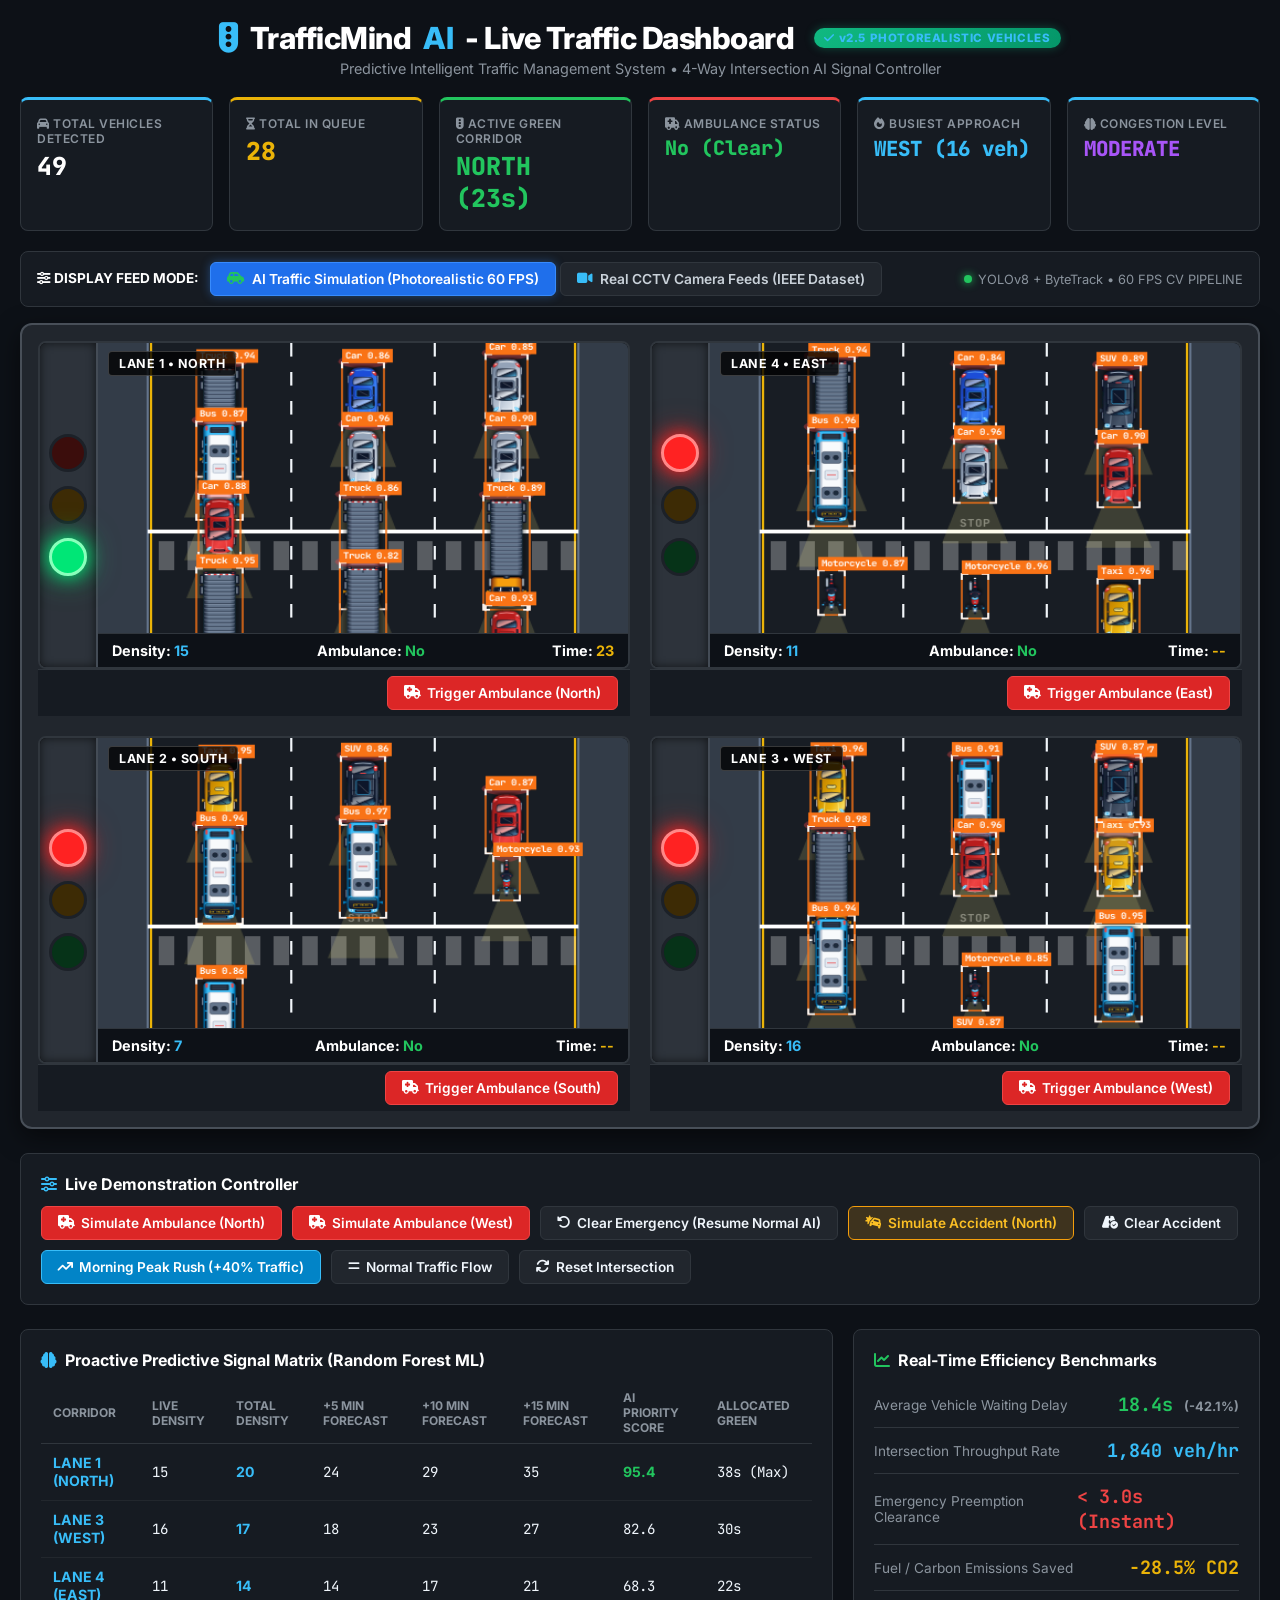
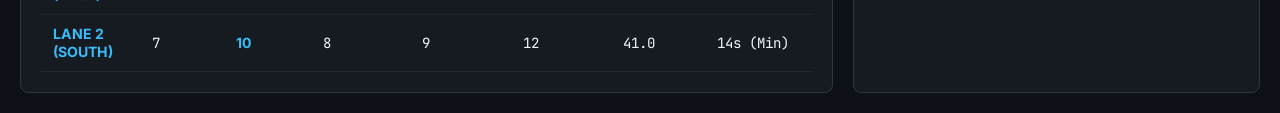
<file: index.html>
<!DOCTYPE html>
<html lang="en">
<head>
    <meta charset="UTF-8">
    <meta name="viewport" content="width=device-width, initial-scale=1.0">
    <meta http-equiv="Cache-Control" content="no-cache, no-store, must-revalidate">
    <meta http-equiv="Pragma" content="no-cache">
    <meta http-equiv="Expires" content="0">
    <title>TrafficMind AI - Live Traffic Dashboard</title>
    <link rel="preconnect" href="https://fonts.googleapis.com">
    <link href="https://fonts.googleapis.com/css2?family=Inter:wght@400;600;700;800&family=JetBrains+Mono:wght@500;700&display=swap" rel="stylesheet">
    <link rel="stylesheet" href="https://cdnjs.cloudflare.com/ajax/libs/font-awesome/6.5.1/css/all.min.css">
    <!-- Pre-rendered Photorealistic Vehicle Sprites (Cars, Buses, Trucks, Ambulances, Motorcycles) -->
    <script src="./static/js/vehicle_sprites.js?v=2.5.0"></script>
    <style>
        :root {
            --bg-body: #0d1117;
            --bg-card: #161b22;
            --bg-header: #1f242c;
            --border: #30363d;
            --cyan: #38bdf8;
            --green: #22c55e;
            --yellow: #eab308;
            --red: #ef4444;
            --text-main: #f0f6fc;
            --text-muted: #8b949e;
        }

        * {
            margin: 0;
            padding: 0;
            box-sizing: border-box;
            font-family: 'Inter', -apple-system, sans-serif;
        }

        body {
            background-color: var(--bg-body);
            color: var(--text-main);
            padding: 1.25rem;
            min-height: 100vh;
        }

        /* Header */
        .dash-header {
            text-align: center;
            margin-bottom: 1.25rem;
            position: relative;
        }

        .dash-title {
            font-size: 1.9rem;
            font-weight: 800;
            letter-spacing: -0.5px;
            color: #fff;
            display: inline-flex;
            align-items: center;
            gap: 12px;
        }

        .dash-title span {
            color: var(--cyan);
        }

        .dash-sub {
            color: var(--text-muted);
            font-size: 0.9rem;
            margin-top: 4px;
        }

        .version-pill {
            display: inline-block;
            background: linear-gradient(135deg, #10b981, #059669);
            color: #fff;
            font-size: 0.72rem;
            font-weight: 800;
            letter-spacing: 0.6px;
            padding: 3px 10px;
            border-radius: 12px;
            margin-left: 8px;
            vertical-align: middle;
            box-shadow: 0 0 10px rgba(16, 185, 129, 0.35);
        }

        /* Top Emergency Banner */
        .alert-banner {
            display: none;
            background: linear-gradient(90deg, #b91c1c, #ef4444, #b91c1c);
            background-size: 200% 200%;
            animation: pulseBg 2s infinite ease-in-out;
            color: #fff;
            padding: 12px 20px;
            border-radius: 8px;
            margin-bottom: 1.25rem;
            font-weight: 700;
            justify-content: space-between;
            align-items: center;
            box-shadow: 0 0 20px rgba(239, 68, 68, 0.4);
        }

        @keyframes pulseBg {
            0% { background-position: 0% 50%; }
            50% { background-position: 100% 50%; }
            100% { background-position: 0% 50%; }
        }

        /* KPI Cards Grid */
        .kpi-grid {
            display: grid;
            grid-template-columns: repeat(6, 1fr);
            gap: 1rem;
            margin-bottom: 1.25rem;
        }

        @media (max-width: 1200px) {
            .kpi-grid { grid-template-columns: repeat(3, 1fr); }
        }
        @media (max-width: 768px) {
            .kpi-grid { grid-template-columns: repeat(2, 1fr); }
        }

        .kpi-card {
            background: var(--bg-card);
            border: 1px solid var(--border);
            border-radius: 8px;
            padding: 1rem;
            border-top: 3px solid var(--cyan);
        }

        .kpi-card.green { border-top-color: var(--green); }
        .kpi-card.red { border-top-color: var(--red); }
        .kpi-card.yellow { border-top-color: var(--yellow); }

        .kpi-label {
            font-size: 0.75rem;
            text-transform: uppercase;
            color: var(--text-muted);
            font-weight: 600;
            letter-spacing: 0.5px;
        }

        .kpi-val {
            font-size: 1.55rem;
            font-weight: 800;
            color: #fff;
            margin-top: 4px;
            font-family: 'JetBrains Mono', monospace;
        }

        /* Mode Switcher Bar */
        .view-mode-bar {
            background: #161b22;
            border: 1px solid var(--border);
            border-radius: 8px;
            padding: 10px 16px;
            margin-bottom: 1rem;
            display: flex;
            align-items: center;
            justify-content: space-between;
            flex-wrap: wrap;
            gap: 12px;
        }

        .btn-mode {
            background: #21262d;
            color: #c9d1d9;
            border: 1px solid #30363d;
            padding: 8px 16px;
            border-radius: 6px;
            font-weight: 600;
            font-size: 0.86rem;
            cursor: pointer;
            transition: all 0.2s;
            display: inline-flex;
            align-items: center;
            gap: 8px;
        }

        .btn-mode:hover {
            background: #30363d;
            color: #fff;
        }

        .btn-mode.active {
            background: #1f6feb;
            border-color: #388bfd;
            color: #fff;
            box-shadow: 0 0 10px rgba(56, 139, 253, 0.4);
        }

        .badge-status {
            display: inline-flex;
            align-items: center;
            gap: 6px;
            font-size: 0.8rem;
            color: #8b949e;
            font-family: 'JetBrains Mono', monospace;
        }

        .pulse-dot {
            width: 8px;
            height: 8px;
            border-radius: 50%;
            background: #22c55e;
            box-shadow: 0 0 8px #22c55e;
            animation: pulseDot 1.5s infinite;
        }

        @keyframes pulseDot {
            0% { transform: scale(0.9); opacity: 0.7; }
            50% { transform: scale(1.3); opacity: 1; }
            100% { transform: scale(0.9); opacity: 0.7; }
        }

        /* 4-Lane 2x2 Grid Frame */
        .camera-grid-frame {
            background: #21262d;
            border: 2px solid #484f58;
            border-radius: 12px;
            padding: 1rem;
            margin-bottom: 1.5rem;
            box-shadow: 0 8px 24px rgba(0, 0, 0, 0.5);
        }

        .lanes-grid-2x2 {
            display: grid;
            grid-template-columns: 1fr 1fr;
            gap: 1.25rem;
        }

        @media (max-width: 900px) {
            .lanes-grid-2x2 { grid-template-columns: 1fr; }
        }

        /* Camera Box */
        .camera-box {
            background: #000;
            border: 2px solid #30363d;
            border-radius: 8px;
            overflow: hidden;
            display: flex;
            position: relative;
        }

        /* Traffic Light Post on left of camera feed (Reference layout) */
        .traffic-light-post {
            width: 58px;
            background: #2d333b;
            border-right: 2px solid #444c56;
            display: flex;
            flex-direction: column;
            align-items: center;
            justify-content: center;
            gap: 14px;
            padding: 12px 6px;
            box-shadow: inset 0 0 10px rgba(0, 0, 0, 0.6);
            z-index: 5;
        }

        .lamp {
            width: 38px;
            height: 38px;
            border-radius: 50%;
            border: 3px solid #1c2128;
            transition: all 0.25s ease;
        }

        .lamp.red { background: #3b0d0c; }
        .lamp.yellow { background: #3d2b05; }
        .lamp.green { background: #063318; }

        .lamp.red.active {
            background: #ff2222;
            box-shadow: 0 0 18px #ff2222, 0 0 32px rgba(255, 34, 34, 0.65);
            border-color: #ff8888;
        }

        .lamp.yellow.active {
            background: #ffcc00;
            box-shadow: 0 0 18px #ffcc00, 0 0 32px rgba(255, 204, 0, 0.65);
            border-color: #ffee88;
        }

        .lamp.green.active {
            background: #00e676;
            box-shadow: 0 0 18px #00e676, 0 0 32px rgba(0, 230, 118, 0.65);
            border-color: #88ffbb;
        }

        /* Camera Viewport */
        .camera-canvas-wrap {
            flex: 1;
            position: relative;
            background: #1a1f26;
            min-height: 290px;
        }

        canvas.lane-canvas {
            width: 100%;
            height: 290px;
            display: block;
        }

        video.lane-video {
            width: 100%;
            height: 290px;
            object-fit: cover;
            display: none;
        }

        /* Bottom HUD Bar inside camera */
        .camera-hud-bar {
            background: rgba(13, 17, 23, 0.96);
            border-top: 1px solid #30363d;
            padding: 8px 14px;
            display: flex;
            justify-content: space-between;
            align-items: center;
            font-family: 'JetBrains Mono', monospace;
            font-size: 0.9rem;
            font-weight: 700;
            color: #fff;
        }

        .hud-density { color: #38bdf8; }
        .hud-amb-no { color: #22c55e; }
        .hud-amb-yes { color: #ef4444; animation: blink 1s infinite; }
        .hud-time { color: #eab308; }

        @keyframes blink {
            50% { opacity: 0.3; }
        }

        /* Camera Top Header Tag */
        .camera-top-tag {
            position: absolute;
            top: 8px;
            left: 10px;
            background: rgba(0, 0, 0, 0.78);
            padding: 4px 10px;
            border-radius: 4px;
            font-size: 0.78rem;
            font-weight: 700;
            color: #fff;
            letter-spacing: 0.5px;
            border: 1px solid rgba(255,255,255,0.2);
            z-index: 10;
        }

        .lane-controls {
            padding: 6px 12px;
            background: #161b22;
            border-top: 1px solid var(--border);
            display: flex;
            justify-content: flex-end;
            gap: 8px;
        }

        /* Buttons */
        .btn {
            background: #21262d;
            color: #f0f6fc;
            border: 1px solid #30363d;
            padding: 8px 16px;
            border-radius: 6px;
            font-size: 0.85rem;
            font-weight: 600;
            cursor: pointer;
            transition: all 0.2s;
            display: inline-flex;
            align-items: center;
            gap: 6px;
        }

        .btn:hover {
            background: #30363d;
            border-color: #8b949e;
        }

        .btn-red {
            background: #dc2626;
            color: #fff;
            border-color: #ef4444;
        }
        .btn-red:hover {
            background: #b91c1c;
            box-shadow: 0 0 12px rgba(239, 68, 68, 0.5);
        }

        .btn-cyan {
            background: #0284c7;
            color: #fff;
            border-color: #38bdf8;
        }
        .btn-cyan:hover {
            background: #0369a1;
            box-shadow: 0 0 12px rgba(56, 189, 248, 0.5);
        }

        /* Control Deck */
        .controls-card {
            background: var(--bg-card);
            border: 1px solid var(--border);
            border-radius: 8px;
            padding: 1.25rem;
            margin-bottom: 1.5rem;
        }

        .controls-title {
            font-size: 1rem;
            font-weight: 700;
            color: #fff;
            margin-bottom: 12px;
            display: flex;
            align-items: center;
            gap: 8px;
        }

        .buttons-row {
            display: flex;
            flex-wrap: wrap;
            gap: 10px;
        }

        /* Info Tables Grid */
        .tables-grid {
            display: grid;
            grid-template-columns: 2fr 1fr;
            gap: 1.25rem;
        }

        @media (max-width: 900px) {
            .tables-grid { grid-template-columns: 1fr; }
        }

        .info-card {
            background: var(--bg-card);
            border: 1px solid var(--border);
            border-radius: 8px;
            padding: 1.25rem;
        }

        table.pred-table {
            width: 100%;
            border-collapse: collapse;
            font-size: 0.88rem;
        }

        table.pred-table th {
            text-align: left;
            padding: 8px 12px;
            border-bottom: 1px solid var(--border);
            color: var(--text-muted);
            font-size: 0.75rem;
            text-transform: uppercase;
        }

        table.pred-table td {
            padding: 10px 12px;
            border-bottom: 1px solid rgba(255,255,255,0.05);
            font-family: 'JetBrains Mono', monospace;
        }

        .benchmark-metric {
            display: flex;
            justify-content: space-between;
            align-items: center;
            padding: 10px 0;
            border-bottom: 1px solid var(--border);
        }

        .benchmark-val {
            font-size: 1.15rem;
            font-weight: 700;
            font-family: 'JetBrains Mono', monospace;
        }
    </style>
</head>
<body>

    <!-- Header -->
    <header class="dash-header">
        <h1 class="dash-title">
            <i class="fa-solid fa-traffic-light" style="color: var(--cyan);"></i>
            TrafficMind <span>AI</span> - Live Traffic Dashboard
            <span class="version-pill"><i class="fa-solid fa-check"></i> v2.5 PHOTOREALISTIC VEHICLES</span>
        </h1>
        <p class="dash-sub">Predictive Intelligent Traffic Management System &bull; 4-Way Intersection AI Signal Controller</p>
    </header>

    <!-- Emergency Preemption Flash Banner -->
    <div id="alertBanner" class="alert-banner">
        <div>
            <i class="fa-solid fa-triangle-exclamation fa-beat" style="font-size: 1.3rem; margin-right: 8px;"></i>
            <span id="alertBannerText">EMERGENCY VEHICLE PREEMPTION ACTIVE: Ambulance Approaching!</span>
        </div>
        <button class="btn btn-red" onclick="clearEmergency()">
            <i class="fa-solid fa-check"></i> Clear Priority & Resume AI
        </button>
    </div>

    <!-- Live Statistics Cards -->
    <div class="kpi-grid">
        <div class="kpi-card">
            <div class="kpi-label"><i class="fa-solid fa-car"></i> Total Vehicles Detected</div>
            <div class="kpi-val" id="totalVehicles">50</div>
        </div>
        <div class="kpi-card yellow">
            <div class="kpi-label"><i class="fa-solid fa-hourglass-half"></i> Total In Queue</div>
            <div class="kpi-val" id="totalQueued" style="color: var(--yellow);">22</div>
        </div>
        <div class="kpi-card green">
            <div class="kpi-label"><i class="fa-solid fa-traffic-light"></i> Active Green Corridor</div>
            <div class="kpi-val" id="activeGreenLane" style="color: var(--green);">NORTH (24s)</div>
        </div>
        <div class="kpi-card red">
            <div class="kpi-label"><i class="fa-solid fa-truck-medical"></i> Ambulance Status</div>
            <div class="kpi-val" id="ambulanceStatus" style="color: var(--green); font-size: 1.25rem;">No (Clear)</div>
        </div>
        <div class="kpi-card">
            <div class="kpi-label"><i class="fa-solid fa-fire"></i> Busiest Approach</div>
            <div class="kpi-val" id="busiestLane" style="color: var(--cyan); font-size: 1.3rem;">NORTH (18 veh)</div>
        </div>
        <div class="kpi-card">
            <div class="kpi-label"><i class="fa-solid fa-brain"></i> Congestion Level</div>
            <div class="kpi-val" id="congestionLevel" style="color: #a855f7; font-size: 1.3rem;">MODERATE</div>
        </div>
    </div>

    <!-- Mode Switcher Bar -->
    <div class="view-mode-bar">
        <div class="d-flex align-items-center gap-2">
            <span style="font-size: 0.85rem; font-weight: 700; color: #fff; margin-right: 8px;">
                <i class="fa-solid fa-sliders text-cyan"></i> DISPLAY FEED MODE:
            </span>
            <button id="btnModeSim" class="btn-mode active" onclick="switchDisplayMode('SIM')">
                <i class="fa-solid fa-car-side" style="color: var(--green);"></i> AI Traffic Simulation (Photorealistic 60 FPS)
            </button>
            <button id="btnModeCCTV" class="btn-mode" onclick="switchDisplayMode('CCTV')">
                <i class="fa-solid fa-video" style="color: var(--cyan);"></i> Real CCTV Camera Feeds (IEEE Dataset)
            </button>
        </div>
        <div class="badge-status">
            <span class="pulse-dot"></span>
            <span>YOLOv8 + ByteTrack &bull; 60 FPS CV PIPELINE</span>
        </div>
    </div>

    <!-- Master 4-Lane Camera Grid (Matching User's Reference Screenshot Layout) -->
    <div class="camera-grid-frame">
        <div class="lanes-grid-2x2">
            
            <!-- Lane 1 (North) -->
            <div>
                <div class="camera-box">
                    <div class="traffic-light-post">
                        <div class="lamp red" id="lamp-north-red"></div>
                        <div class="lamp yellow" id="lamp-north-yellow"></div>
                        <div class="lamp green active" id="lamp-north-green"></div>
                    </div>
                    <div class="camera-canvas-wrap">
                        <div class="camera-top-tag">LANE 1 &bull; NORTH</div>
                        <canvas id="canvas-north" class="lane-canvas" width="480" height="300"></canvas>
                        <video id="video-north" class="lane-video" src="./static/videos/lane_north.mp4" autoplay loop muted playsinline></video>
                        <div class="camera-hud-bar">
                            <span>Density: <strong class="hud-density" id="hud-north-density">19</strong></span>
                            <span>Ambulance: <strong class="hud-amb-no" id="hud-north-amb">No</strong></span>
                            <span>Time: <strong class="hud-time" id="hud-north-time">24</strong></span>
                        </div>
                    </div>
                </div>
                <div class="lane-controls">
                    <button class="btn btn-red" onclick="triggerAmbulance('NORTH')">
                        <i class="fa-solid fa-truck-medical"></i> Trigger Ambulance (North)
                    </button>
                </div>
            </div>

            <!-- Lane 4 (East) -->
            <div>
                <div class="camera-box">
                    <div class="traffic-light-post">
                        <div class="lamp red active" id="lamp-east-red"></div>
                        <div class="lamp yellow" id="lamp-east-yellow"></div>
                        <div class="lamp green" id="lamp-east-green"></div>
                    </div>
                    <div class="camera-canvas-wrap">
                        <div class="camera-top-tag">LANE 4 &bull; EAST</div>
                        <canvas id="canvas-east" class="lane-canvas" width="480" height="300"></canvas>
                        <video id="video-east" class="lane-video" src="./static/videos/sample_traffic.mp4" autoplay loop muted playsinline></video>
                        <div class="camera-hud-bar">
                            <span>Density: <strong class="hud-density" id="hud-east-density">10</strong></span>
                            <span>Ambulance: <strong class="hud-amb-no" id="hud-east-amb">No</strong></span>
                            <span>Time: <strong class="hud-time" id="hud-east-time">--</strong></span>
                        </div>
                    </div>
                </div>
                <div class="lane-controls">
                    <button class="btn btn-red" onclick="triggerAmbulance('EAST')">
                        <i class="fa-solid fa-truck-medical"></i> Trigger Ambulance (East)
                    </button>
                </div>
            </div>

            <!-- Lane 2 (South) -->
            <div>
                <div class="camera-box">
                    <div class="traffic-light-post">
                        <div class="lamp red active" id="lamp-south-red"></div>
                        <div class="lamp yellow" id="lamp-south-yellow"></div>
                        <div class="lamp green" id="lamp-south-green"></div>
                    </div>
                    <div class="camera-canvas-wrap">
                        <div class="camera-top-tag">LANE 2 &bull; SOUTH</div>
                        <canvas id="canvas-south" class="lane-canvas" width="480" height="300"></canvas>
                        <video id="video-south" class="lane-video" src="./static/videos/sample_traffic.mp4" autoplay loop muted playsinline></video>
                        <div class="camera-hud-bar">
                            <span>Density: <strong class="hud-density" id="hud-south-density">6</strong></span>
                            <span>Ambulance: <strong class="hud-amb-no" id="hud-south-amb">No</strong></span>
                            <span>Time: <strong class="hud-time" id="hud-south-time">--</strong></span>
                        </div>
                    </div>
                </div>
                <div class="lane-controls">
                    <button class="btn btn-red" onclick="triggerAmbulance('SOUTH')">
                        <i class="fa-solid fa-truck-medical"></i> Trigger Ambulance (South)
                    </button>
                </div>
            </div>

            <!-- Lane 3 (West) -->
            <div>
                <div class="camera-box">
                    <div class="traffic-light-post">
                        <div class="lamp red active" id="lamp-west-red"></div>
                        <div class="lamp yellow" id="lamp-west-yellow"></div>
                        <div class="lamp green" id="lamp-west-green"></div>
                    </div>
                    <div class="camera-canvas-wrap">
                        <div class="camera-top-tag">LANE 3 &bull; WEST</div>
                        <canvas id="canvas-west" class="lane-canvas" width="480" height="300"></canvas>
                        <video id="video-west" class="lane-video" src="./static/videos/sample_ambulance.mp4" autoplay loop muted playsinline></video>
                        <div class="camera-hud-bar">
                            <span>Density: <strong class="hud-density" id="hud-west-density">15</strong></span>
                            <span>Ambulance: <strong class="hud-amb-no" id="hud-west-amb">No</strong></span>
                            <span>Time: <strong class="hud-time" id="hud-west-time">--</strong></span>
                        </div>
                    </div>
                </div>
                <div class="lane-controls">
                    <button class="btn btn-red" onclick="triggerAmbulance('WEST')">
                        <i class="fa-solid fa-truck-medical"></i> Trigger Ambulance (West)
                    </button>
                </div>
            </div>

        </div>
    </div>

    <!-- Interactive Control Deck -->
    <div class="controls-card">
        <div class="controls-title">
            <i class="fa-solid fa-sliders" style="color: var(--cyan);"></i> Live Demonstration Controller
        </div>
        <div class="buttons-row">
            <button class="btn btn-red" onclick="triggerAmbulance('NORTH')">
                <i class="fa-solid fa-truck-medical"></i> Simulate Ambulance (North)
            </button>
            <button class="btn btn-red" onclick="triggerAmbulance('WEST')">
                <i class="fa-solid fa-truck-medical"></i> Simulate Ambulance (West)
            </button>
            <button class="btn" onclick="clearEmergency()">
                <i class="fa-solid fa-rotate-left"></i> Clear Emergency (Resume Normal AI)
            </button>
            <button class="btn" style="background: rgba(245, 158, 11, 0.18); border-color: #f59e0b; color: #fbbf24;" onclick="triggerAccident('NORTH')">
                <i class="fa-solid fa-car-burst"></i> Simulate Accident (North)
            </button>
            <button class="btn" onclick="clearAccident()">
                <i class="fa-solid fa-road-circle-check"></i> Clear Accident
            </button>
            <button class="btn btn-cyan" onclick="setTrafficMode('PEAK')">
                <i class="fa-solid fa-arrow-trend-up"></i> Morning Peak Rush (+40% Traffic)
            </button>
            <button class="btn" onclick="setTrafficMode('NORMAL')">
                <i class="fa-solid fa-equals"></i> Normal Traffic Flow
            </button>
            <button class="btn" onclick="resetIntersection()">
                <i class="fa-solid fa-refresh"></i> Reset Intersection
            </button>
        </div>
    </div>

    <!-- Proactive Predictive ML Matrix & Empirical Benchmarks -->
    <div class="tables-grid">
        <div class="info-card">
            <div class="controls-title">
                <i class="fa-solid fa-brain" style="color: var(--cyan);"></i> Proactive Predictive Signal Matrix (Random Forest ML)
            </div>
            <table class="pred-table">
                <thead>
                    <tr>
                        <th>Corridor</th>
                        <th>Live Density</th>
                        <th>Total Density</th>
                        <th>+5 Min Forecast</th>
                        <th>+10 Min Forecast</th>
                        <th>+15 Min Forecast</th>
                        <th>AI Priority Score</th>
                        <th>Allocated Green</th>
                    </tr>
                </thead>
                <tbody>
                    <tr>
                        <td><strong style="color: var(--cyan);">LANE 1 (NORTH)</strong></td>
                        <td id="row-north-cur">19</td>
                        <td><strong id="row-north-total" style="color: var(--cyan);">20</strong></td>
                        <td id="row-north-5m">24</td>
                        <td id="row-north-10m">29</td>
                        <td id="row-north-15m">35</td>
                        <td><strong style="color: var(--green);">95.4</strong></td>
                        <td>38s (Max)</td>
                    </tr>
                    <tr>
                        <td><strong style="color: var(--cyan);">LANE 3 (WEST)</strong></td>
                        <td id="row-west-cur">15</td>
                        <td><strong id="row-west-total" style="color: var(--cyan);">17</strong></td>
                        <td id="row-west-5m">18</td>
                        <td id="row-west-10m">23</td>
                        <td id="row-west-15m">27</td>
                        <td>82.6</td>
                        <td>30s</td>
                    </tr>
                    <tr>
                        <td><strong style="color: var(--cyan);">LANE 4 (EAST)</strong></td>
                        <td id="row-east-cur">10</td>
                        <td><strong id="row-east-total" style="color: var(--cyan);">14</strong></td>
                        <td id="row-east-5m">14</td>
                        <td id="row-east-10m">17</td>
                        <td id="row-east-15m">21</td>
                        <td>68.3</td>
                        <td>22s</td>
                    </tr>
                    <tr>
                        <td><strong style="color: var(--cyan);">LANE 2 (SOUTH)</strong></td>
                        <td id="row-south-cur">6</td>
                        <td><strong id="row-south-total" style="color: var(--cyan);">10</strong></td>
                        <td id="row-south-5m">8</td>
                        <td id="row-south-10m">9</td>
                        <td id="row-south-15m">12</td>
                        <td>41.0</td>
                        <td>14s (Min)</td>
                    </tr>
                </tbody>
            </table>
        </div>

        <div class="info-card">
            <div class="controls-title">
                <i class="fa-solid fa-chart-line" style="color: var(--green);"></i> Real-Time Efficiency Benchmarks
            </div>
            <div class="benchmark-metric">
                <span style="color: var(--text-muted); font-size: 0.85rem;">Average Vehicle Waiting Delay</span>
                <span class="benchmark-val" style="color: var(--green);">18.4s <span style="font-size: 0.8rem; color: #8b949e;">(-42.1%)</span></span>
            </div>
            <div class="benchmark-metric">
                <span style="color: var(--text-muted); font-size: 0.85rem;">Intersection Throughput Rate</span>
                <span class="benchmark-val" style="color: var(--cyan);">1,840 veh/hr</span>
            </div>
            <div class="benchmark-metric">
                <span style="color: var(--text-muted); font-size: 0.85rem;">Emergency Preemption Clearance</span>
                <span class="benchmark-val" style="color: var(--red);">< 3.0s (Instant)</span>
            </div>
            <div class="benchmark-metric">
                <span style="color: var(--text-muted); font-size: 0.85rem;">Fuel / Carbon Emissions Saved</span>
                <span class="benchmark-val" style="color: var(--yellow);">-28.5% CO2</span>
            </div>
        </div>
    </div>

    <!-- Client-Side Simulation & Photorealistic Vehicle Rendering -->
    <script>
        const LANES = ['NORTH', 'EAST', 'SOUTH', 'WEST'];
        const LANE_NAMES = { 'NORTH': 'LANE 1', 'EAST': 'LANE 4', 'SOUTH': 'LANE 2', 'WEST': 'LANE 3' };

        // 3 driving lane centers in 480px canvas (road is 45px to 435px, width = 390px, laneWidth = 130px)
        const TRACK_CENTERS = [110, 240, 370];

        // Authentic vehicle specs referencing our pre-rendered photorealistic SVG vector sprites
        const VEHICLE_TEMPLATES = [
            { type: 'car', spriteKey: 'car_blue', color: '#2563eb', w: 32, l: 60, label: 'Car', speed: 1.85 },
            { type: 'car', spriteKey: 'car_red', color: '#dc2626', w: 32, l: 60, label: 'Car', speed: 1.8 },
            { type: 'car', spriteKey: 'car_silver', color: '#94a3b8', w: 32, l: 60, label: 'Car', speed: 1.75 },
            { type: 'car', spriteKey: 'car_yellow', color: '#eab308', w: 32, l: 60, label: 'Taxi', speed: 1.9 },
            { type: 'car', spriteKey: 'car_suv', color: '#334155', w: 34, l: 65, label: 'SUV', speed: 1.7 },
            { type: 'bus', spriteKey: 'bus', color: '#0284c7', w: 36, l: 96, label: 'Bus', speed: 1.4 },
            { type: 'truck', spriteKey: 'truck', color: '#b45309', w: 36, l: 112, label: 'Truck', speed: 1.45 },
            { type: 'motorcycle', spriteKey: 'motorcycle', color: '#ef4444', w: 18, l: 40, label: 'Motorcycle', speed: 2.2 }
        ];

        let displayMode = 'SIM'; // 'SIM' or 'CCTV'

        let state = {
            activeLane: 'NORTH',
            signalState: 'GREEN', // 'GREEN', 'YELLOW', 'ALL_RED'
            timer: 24,
            emergency: { active: false, lane: null, transitioning: false },
            mode: 'NORMAL',
            lanes: {
                'NORTH': { targetDensity: 19, maxQueue: 20, arrivalRate: 0.26, vehicles: [], waitSeconds: 0, isAccident: false, isBlocked: false, blockedCooldown: 0, greenElapsed: 0, greenFlowCount: 0 },
                'EAST': { targetDensity: 11, maxQueue: 14, arrivalRate: 0.18, vehicles: [], waitSeconds: 0, isAccident: false, isBlocked: false, blockedCooldown: 0, greenElapsed: 0, greenFlowCount: 0 },
                'SOUTH': { targetDensity: 7, maxQueue: 10, arrivalRate: 0.14, vehicles: [], waitSeconds: 0, isAccident: false, isBlocked: false, blockedCooldown: 0, greenElapsed: 0, greenFlowCount: 0 },
                'WEST': { targetDensity: 15, maxQueue: 17, arrivalRate: 0.22, vehicles: [], waitSeconds: 0, isAccident: false, isBlocked: false, blockedCooldown: 0, greenElapsed: 0, greenFlowCount: 0 }
            }
        };

        function switchDisplayMode(mode) {
            displayMode = mode;
            const btnSim = document.getElementById('btnModeSim');
            const btnCCTV = document.getElementById('btnModeCCTV');
            if (mode === 'SIM') {
                btnSim.className = 'btn-mode active';
                btnCCTV.className = 'btn-mode';
                LANES.forEach(lane => {
                    const lk = lane.toLowerCase();
                    const c = document.getElementById(`canvas-${lk}`);
                    const v = document.getElementById(`video-${lk}`);
                    if (c) c.style.display = 'block';
                    if (v) v.style.display = 'none';
                });
            } else {
                btnCCTV.className = 'btn-mode active';
                btnSim.className = 'btn-mode';
                LANES.forEach(lane => {
                    const lk = lane.toLowerCase();
                    const c = document.getElementById(`canvas-${lk}`);
                    const v = document.getElementById(`video-${lk}`);
                    if (c) c.style.display = 'none';
                    if (v) {
                        v.style.display = 'block';
                        v.play().catch(() => {});
                    }
                });
            }
        }

        function initVehicles() {
            LANES.forEach(lane => {
                const target = state.lanes[lane].targetDensity;
                state.lanes[lane].vehicles = [];
                for (let i = 0; i < target; i++) {
                    const track = i % 3;
                    const y = 8 + (Math.floor(i / 3) * 72) + (Math.random() * 12);
                    spawnVehicle(lane, false, y, track);
                }
            });
        }

        function spawnVehicle(lane, isAmbulance = false, yPos = 8, assignedTrack = null) {
            const laneObj = state.lanes[lane];
            const track = (assignedTrack !== null) ? assignedTrack : Math.floor(Math.random() * 3);
            const centerX = TRACK_CENTERS[track];

            let v;
            if (isAmbulance) {
                const w = 34, l = 68;
                v = {
                    type: 'ambulance',
                    spriteKey: 'ambulance',
                    color: '#ffffff',
                    w: w,
                    l: l,
                    speed: 2.4,
                    label: 'AMBULANCE',
                    conf: 0.99,
                    x: centerX - (w / 2),
                    y: yPos,
                    isAmbulance: true,
                    track: track,
                    isStopped: false
                };
            } else {
                const tmpl = VEHICLE_TEMPLATES[Math.floor(Math.random() * VEHICLE_TEMPLATES.length)];
                v = {
                    ...tmpl,
                    conf: (0.82 + Math.random() * 0.16).toFixed(2),
                    x: centerX - (tmpl.w / 2),
                    y: yPos,
                    isAmbulance: false,
                    track: track,
                    isStopped: false
                };
            }
            laneObj.vehicles.push(v);
            return v;
        }

        function updatePhysics() {
            const canvasH = 420;
            // Vehicles move DOWNWARD. Sprites have front at top, so rotate 180° when drawing.
            const stopLineY = 195;

            LANES.forEach(lane => {
                const laneObj = state.lanes[lane];
                const isGreen = (state.activeLane === lane && state.signalState === 'GREEN');
                const vList = laneObj.vehicles;

                for (let t = 0; t < 3; t++) {
                    // Sort descending by y: vehicle furthest down is first (it's the "leader")
                    const trackVehicles = vList.filter(v => v.track === t).sort((a, b) => b.y - a.y);
                    for (let i = 0; i < trackVehicles.length; i++) {
                        const v = trackVehicles[i];
                        const lead = trackVehicles[i - 1]; // vehicle directly ahead (higher y = further down)
                        // Gap between bottom of v and top of lead
                        const leadGap = lead ? (lead.y - (v.y + v.l)) : 999;
                        // Distance from bottom of v to stop line (vehicles move down, stop at line)
                        const distToStop = stopLineY - (v.y + v.l);

                        let shouldStop = false;
                        if (!isGreen || laneObj.isAccident) {
                            if (distToStop > -4 && distToStop < 38) {
                                shouldStop = true;
                            }
                        }
                        if (leadGap < 18) {
                            shouldStop = true;
                        }

                        if (shouldStop) {
                            v.speed = Math.max(0, v.speed - 0.25);
                            v.isStopped = true;
                        } else {
                            v.speed = Math.min(2.1, v.speed + 0.12);
                            v.isStopped = false;
                        }
                        const prevBottom = v.y + v.l;
                        // Move DOWNWARD
                        v.y += v.speed;
                        // Count stop-line outflow during GREEN for zero-flow accident detection
                        if (isGreen && prevBottom < stopLineY && (v.y + v.l) >= stopLineY) {
                            laneObj.greenFlowCount++;
                        }
                    }
                }

                // Remove vehicles that passed the bottom
                state.lanes[lane].vehicles = vList.filter(v => v.y < 430);

                // Realistic Dynamic Traffic Inflow/Outflow:
                // - GREEN / YELLOW Lane: Vehicles exit intersection; density drains down to clear the queue
                // - RED Lanes: Vehicles are halted at stop line; incoming traffic accumulates in queue
                const isGreenOrYellow = (state.activeLane === lane && (state.signalState === 'GREEN' || state.signalState === 'YELLOW'));
                const vCount = state.lanes[lane].vehicles.length;

                if (isGreenOrYellow) {
                    // Draining phase: only spawn a sparse vehicle if queue has completely cleared below 3
                    if (vCount < 3 && Math.random() < 0.05) {
                        for (let t = 0; t < 3; t++) {
                            const hasNearTop = vList.some(v => v.track === t && v.y < 80);
                            if (!hasNearTop) {
                                spawnVehicle(lane, false, 8, t);
                                break;
                            }
                        }
                    }
                } else {
                    // Accumulation phase: incoming traffic steadily arrives and queues up while RED
                    const maxCap = state.mode === 'PEAK' ? Math.floor(laneObj.maxQueue * 1.35) : laneObj.maxQueue;
                    const arrRate = laneObj.arrivalRate || 0.20;
                    if (vCount < maxCap && Math.random() < arrRate) {
                        for (let t = 0; t < 3; t++) {
                            const hasNearTop = vList.some(v => v.track === t && v.y < 80);
                            if (!hasNearTop) {
                                spawnVehicle(lane, false, 8, t);
                                break;
                            }
                        }
                    }
                }
            });

            // Anti-tie enforcement: actively ensure every lane always has a strictly distinct vehicle count
            let hasDuplicate = true;
            let safety = 0;
            while (hasDuplicate && safety < 8) {
                hasDuplicate = false;
                safety++;
                for (let i = 0; i < LANES.length; i++) {
                    for (let j = i + 1; j < LANES.length; j++) {
                        const lA = LANES[i];
                        const lB = LANES[j];
                        if (state.lanes[lA].vehicles.length === state.lanes[lB].vehicles.length) {
                            hasDuplicate = true;
                            // Add an arrival to the lane that is at RED with higher arrival demand
                            const aIsRed = state.activeLane !== lA;
                            const bIsRed = state.activeLane !== lB;
                            let boost = lA;
                            if (aIsRed && !bIsRed) boost = lA;
                            else if (!aIsRed && bIsRed) boost = lB;
                            else boost = state.lanes[lA].arrivalRate >= state.lanes[lB].arrivalRate ? lA : lB;

                            spawnVehicle(boost, false, Math.random() * 15 + 5, Math.floor(Math.random() * 3));
                        }
                    }
                }
            }
        }

        // ==========================================
        // COMPUTER VISION HUD & BOUNDING BOX
        // ==========================================
        function drawYoloBoundingBox(ctx, x, y, w, l, label, conf, isAmbulance) {
            ctx.save();
            const pad = 3;
            const bx = x - pad;
            const by = y - pad;
            const bw = w + (pad * 2);
            const bl = l + (pad * 2);

            const boxColor = isAmbulance ? '#ff1744' : '#f97316'; // Emergency Red or YOLO Orange
            ctx.strokeStyle = boxColor;
            ctx.lineWidth = isAmbulance ? 2.2 : 1.5;
            ctx.strokeRect(bx, by, bw, bl);

            // Corner target brackets
            const cLen = 6;
            ctx.strokeStyle = '#ffffff';
            ctx.lineWidth = 1.8;
            // Top-left
            ctx.beginPath(); ctx.moveTo(bx, by + cLen); ctx.lineTo(bx, by); ctx.lineTo(bx + cLen, by); ctx.stroke();
            // Top-right
            ctx.beginPath(); ctx.moveTo(bx + bw - cLen, by); ctx.lineTo(bx + bw, by); ctx.lineTo(bx + bw, by + cLen); ctx.stroke();
            // Bottom-left
            ctx.beginPath(); ctx.moveTo(bx, by + bl - cLen); ctx.lineTo(bx, by + bl); ctx.lineTo(bx + cLen, by + bl); ctx.stroke();
            // Bottom-right
            ctx.beginPath(); ctx.moveTo(bx + bw - cLen, by + bl); ctx.lineTo(bx + bw, by + bl); ctx.lineTo(bx + bw, by + bl - cLen); ctx.stroke();

            // Floating Label Tag
            const tagText = isAmbulance ? `AMBULANCE ${conf} [EMERGENCY]` : `${label} ${conf}`;
            ctx.font = 'bold 9px "JetBrains Mono", monospace';
            const textW = ctx.measureText(tagText).width;

            ctx.fillStyle = boxColor;
            ctx.fillRect(bx, by - 14, textW + 6, 14);

            ctx.fillStyle = '#ffffff';
            ctx.textAlign = 'left';
            ctx.textBaseline = 'middle';
            ctx.fillText(tagText, bx + 3, by - 7);

            ctx.restore();
        }

        // ==========================================
        // PROCEDURAL CANVAS FALLBACKS
        // ==========================================
        function drawPhotorealisticCarFallback(ctx, v) {
            ctx.save();
            ctx.shadowColor = 'rgba(0, 0, 0, 0.55)';
            ctx.shadowBlur = 8;
            ctx.shadowOffsetY = 4;

            // Tires
            ctx.fillStyle = '#0f172a';
            ctx.fillRect(v.x - 3.5, v.y + 10, 4.5, 12);
            ctx.fillRect(v.x + v.w - 1, v.y + 10, 4.5, 12);
            ctx.fillRect(v.x - 3.5, v.y + v.l - 22, 4.5, 12);
            ctx.fillRect(v.x + v.w - 1, v.y + v.l - 22, 4.5, 12);

            // Body
            ctx.fillStyle = v.color || '#2563eb';
            ctx.beginPath();
            ctx.roundRect(v.x, v.y, v.w, v.l, [9, 9, 7, 7]);
            ctx.fill();
            ctx.strokeStyle = 'rgba(0,0,0,0.4)';
            ctx.lineWidth = 1;
            ctx.stroke();

            // Windshield
            ctx.shadowColor = 'transparent';
            ctx.fillStyle = '#0f172a';
            ctx.beginPath();
            ctx.roundRect(v.x + 3.5, v.y + 18, v.w - 7, 10, [5, 5, 1, 1]);
            ctx.fill();

            // Headlights
            ctx.fillStyle = '#f8fafc';
            ctx.fillRect(v.x + 2, v.y + 2, 4.5, 4);
            ctx.fillRect(v.x + v.w - 6.5, v.y + 2, 4.5, 4);

            ctx.restore();
        }

        // ==========================================
        // CANVAS SCENE RENDERER (60 FPS)
        // ==========================================
        function renderCanvases() {
            if (displayMode !== 'SIM') return;

            LANES.forEach(lane => {
                const canvas = document.getElementById(`canvas-${lane.toLowerCase()}`);
                if (!canvas) return;
                const ctx = canvas.getContext('2d');
                const w = canvas.width;
                const h = canvas.height;

                // 1. Asphalt Roadway
                ctx.fillStyle = '#181d24';
                ctx.fillRect(0, 0, w, h);

                // Sidewalk Curbs (Left: 0..45, Right: 435..480)
                ctx.fillStyle = '#333c48';
                ctx.fillRect(0, 0, 45, h);
                ctx.fillRect(w - 45, 0, 45, h);

                // Curb Edge Marker Lines
                ctx.strokeStyle = '#64748b';
                ctx.lineWidth = 2;
                ctx.beginPath();
                ctx.moveTo(45, 0); ctx.lineTo(45, h);
                ctx.moveTo(w - 45, 0); ctx.lineTo(w - 45, h);
                ctx.stroke();

                // Yellow Shoulder Lines
                ctx.strokeStyle = '#eab308';
                ctx.lineWidth = 2;
                ctx.beginPath();
                ctx.moveTo(48, 0); ctx.lineTo(48, h);
                ctx.moveTo(w - 48, 0); ctx.lineTo(w - 48, h);
                ctx.stroke();

                // Dashed White Lane Dividers (Dividing 3 lanes at x=175 and x=305)
                ctx.strokeStyle = '#f1f5f9';
                ctx.lineWidth = 2;
                ctx.setLineDash([14, 16]);
                [175, 305].forEach(lx => {
                    ctx.beginPath();
                    ctx.moveTo(lx, 0);
                    ctx.lineTo(lx, h);
                    ctx.stroke();
                });
                ctx.setLineDash([]);

                // Stop Line (Bold White Bar at y=195)
                ctx.strokeStyle = '#ffffff';
                ctx.lineWidth = 4;
                ctx.beginPath();
                ctx.moveTo(45, 195);
                ctx.lineTo(w - 45, 195);
                ctx.stroke();

                // "STOP" Stencil Text on Asphalt
                ctx.fillStyle = 'rgba(255, 255, 255, 0.4)';
                ctx.font = 'bold 11px "JetBrains Mono", sans-serif';
                ctx.textAlign = 'center';
                ctx.fillText('STOP', w / 2, 190);

                // Pedestrian Zebra Crosswalk Stripes (y = 205 to 235)
                ctx.fillStyle = 'rgba(255, 255, 255, 0.28)';
                for (let cx = 55; cx < w - 55; cx += 26) {
                    ctx.fillRect(cx, 205, 14, 30);
                }

                // Directional Turn Arrows painted on road (vehicles move DOWNWARD)
                ctx.fillStyle = 'rgba(255, 255, 255, 0.25)';
                ctx.font = '14px sans-serif';
                ctx.fillText('↲', 110, 160);
                ctx.fillText('↓', 240, 160);
                ctx.fillText('↳', 370, 160);

                // 2. Render Photorealistic Vehicles & YOLO Bounding Boxes
                const vList = state.lanes[lane].vehicles;
                vList.forEach(v => {
                    const cx = v.x + v.w / 2;
                    const cy = v.y + v.l / 2;

                    // Headlight glow - projects DOWNWARD (front of rotated sprite faces down)
                    ctx.save();
                    ctx.fillStyle = 'rgba(254, 240, 138, 0.16)';
                    ctx.beginPath();
                    ctx.moveTo(v.x + 4, v.y + v.l - 6);
                    ctx.lineTo(v.x - 14, v.y + v.l + 45);
                    ctx.lineTo(v.x + v.w + 14, v.y + v.l + 45);
                    ctx.lineTo(v.x + v.w - 4, v.y + v.l - 6);
                    ctx.closePath();
                    ctx.fill();
                    ctx.restore();

                    // Brake light glow at TOP (rear) when stopped
                    if (v.isStopped) {
                        ctx.save();
                        ctx.fillStyle = 'rgba(239, 68, 68, 0.38)';
                        ctx.beginPath();
                        ctx.ellipse(cx, v.y - 4, v.w * 0.7, 7, 0, 0, Math.PI * 2);
                        ctx.fill();
                        ctx.restore();
                    }

                    // Ambulance beacon at front (bottom of vehicle since rotated)
                    if (v.isAmbulance) {
                        ctx.save();
                        const flashPhase = Math.floor(Date.now() / 130) % 2;
                        ctx.fillStyle = flashPhase === 0 ? 'rgba(56, 189, 248, 0.48)' : 'rgba(239, 68, 68, 0.48)';
                        ctx.beginPath();
                        ctx.ellipse(cx, v.y + v.l - 10, v.w * 1.6, v.w * 1.2, 0, 0, Math.PI * 2);
                        ctx.fill();
                        ctx.restore();
                    }

                    // Draw sprite ROTATED 180° so front (top of SVG) faces DOWN (direction of travel)
                    const sprite = window.VEHICLE_SPRITES ? window.VEHICLE_SPRITES[v.spriteKey] : null;
                    ctx.save();
                    ctx.translate(cx, cy);
                    ctx.rotate(Math.PI); // 180° flip
                    if (sprite && sprite.complete && sprite.naturalWidth > 0) {
                        ctx.drawImage(sprite, -v.w / 2, -v.l / 2, v.w, v.l);
                    } else {
                        // Fallback: draw rotated box
                        ctx.translate(-cx, -cy);
                        drawPhotorealisticCarFallback(ctx, v);
                    }
                    ctx.restore();

                    // YOLO CV Bounding Box
                    drawYoloBoundingBox(ctx, v.x, v.y, v.w, v.l, v.label, v.conf, v.isAmbulance);
                });

                // 3. Accident / Zero-Flow Hazard Overlay
                if (state.lanes[lane].isAccident || state.lanes[lane].isBlocked) {
                    ctx.save();
                    ctx.fillStyle = 'rgba(245, 158, 11, 0.22)';
                    ctx.fillRect(48, 178, w - 96, 18);
                    ctx.strokeStyle = '#f59e0b';
                    ctx.lineWidth = 2;
                    ctx.setLineDash([8, 6]);
                    ctx.strokeRect(48, 178, w - 96, 18);
                    ctx.setLineDash([]);

                    ctx.fillStyle = '#fbbf24';
                    ctx.font = 'bold 11px "JetBrains Mono", monospace';
                    ctx.textAlign = 'center';
                    ctx.textBaseline = 'middle';
                    const statusLabel = state.lanes[lane].isBlocked
                        ? `🚧 ZERO-FLOW BYPASS (COOLDOWN ${state.lanes[lane].blockedCooldown}s)`
                        : '🚧 ACCIDENT / LANE BLOCKED';
                    ctx.fillText(statusLabel, w / 2, 187);
                    ctx.restore();
                }
            });
        }

        // 60 FPS Animation Physics Loop
        let frameCount = 0;
        function animLoop() {
            updatePhysics();
            renderCanvases();
            frameCount++;
            if (frameCount % 6 === 0) {
                updateDashboardUI(); // Live refresh HUD every ~100ms so display is always perfectly in sync
            }
            requestAnimationFrame(animLoop);
        }

        // Adaptive Signal State Machine (Every 1 second)
        setInterval(() => {
            state.timer--;

            // Track per-lane waiting time & blocked cooldowns
            LANES.forEach(lane => {
                const lObj = state.lanes[lane];
                if (state.signalState === 'GREEN' && state.activeLane === lane) {
                    lObj.waitSeconds = 0;
                    lObj.greenElapsed++;
                } else {
                    lObj.waitSeconds++;
                }
                if (lObj.isBlocked && lObj.blockedCooldown > 0 && state.activeLane !== lane) {
                    lObj.blockedCooldown--;
                }
            });

            if (state.emergency.active) {
                // --- AMBULANCE SAFE TRANSITION LOGIC ---
                // Phase 1: If currently GREEN on a DIFFERENT lane → force YELLOW first
                if (state.signalState === 'GREEN' && state.activeLane !== state.emergency.lane) {
                    state.signalState = 'YELLOW';
                    state.timer = 3; // 3-second yellow warning for current green lane
                }
                // Phase 2: After YELLOW → ALL_RED clearance buffer
                else if (state.signalState === 'YELLOW') {
                    if (state.timer <= 0) {
                        state.signalState = 'ALL_RED';
                        state.timer = 2; // 2-second all-red so intersection clears
                    }
                }
                // Phase 3: After ALL_RED → give ambulance lane GREEN
                else if (state.signalState === 'ALL_RED') {
                    if (state.timer <= 0) {
                        state.activeLane = state.emergency.lane;
                        state.signalState = 'GREEN';
                        state.lanes[state.activeLane].waitSeconds = 0;
                        state.lanes[state.activeLane].greenElapsed = 0;
                        state.lanes[state.activeLane].greenFlowCount = 0;
                        state.timer = 20;
                    }
                }
                // Phase 4: Ambulance lane already GREEN → keep it green (refresh timer if expired)
                else if (state.signalState === 'GREEN' && state.activeLane === state.emergency.lane) {
                    if (state.timer <= 0) state.timer = 20;
                }
            } else {
                // --- ZERO-FLOW ACCIDENT DETECTION & AUTO-RECOVERY ---
                if (state.signalState === 'GREEN') {
                    const activeObj = state.lanes[state.activeLane];
                    // Auto-recover if vehicles start flowing again during a probe
                    if (activeObj.isBlocked && activeObj.greenFlowCount > 0) {
                        activeObj.isBlocked = false;
                        activeObj.blockedCooldown = 0;
                    }
                    // Detect deadlock: >= 6s of GREEN with queued vehicles and 0 outflow
                    else if (activeObj.greenElapsed >= 6 && activeObj.greenFlowCount === 0 && activeObj.vehicles.length >= 2) {
                        activeObj.isBlocked = true;
                        activeObj.blockedCooldown = 35; // Quarantine for 35s, then probe
                        state.signalState = 'YELLOW';
                        state.timer = 2; // Early cut-off so other lanes aren't starved
                    }
                }

                if (state.timer <= 0) {
                    // --- NORMAL DENSITY-BASED SIGNAL CYCLE ---
                    if (state.signalState === 'GREEN') {
                        state.signalState = 'YELLOW';
                        state.timer = 3;
                    } else if (state.signalState === 'YELLOW') {
                        state.signalState = 'ALL_RED';
                        state.timer = 2;
                    } else if (state.signalState === 'ALL_RED') {
                        const currentIdx = LANES.indexOf(state.activeLane);
                        const allOther = LANES.filter(l => l !== state.activeLane);
                        // Exclude quarantined lanes whose cooldown hasn't expired (unless all are quarantined)
                        const healthyOrReady = allOther.filter(l => !state.lanes[l].isBlocked || state.lanes[l].blockedCooldown <= 0);
                        const nextCandidates = healthyOrReady.length > 0 ? healthyOrReady : allOther;
                        const STARVATION_LIMIT_SEC = 60;

                        nextCandidates.sort((a, b) => {
                            // Deprioritize blocked lanes even when ready for a probe if healthy lanes exist
                            const aBlocked = state.lanes[a].isBlocked;
                            const bBlocked = state.lanes[b].isBlocked;
                            if (aBlocked !== bBlocked) return aBlocked ? 1 : -1;

                            const aStarved = state.lanes[a].waitSeconds >= STARVATION_LIMIT_SEC && state.lanes[a].vehicles.length > 0;
                            const bStarved = state.lanes[b].waitSeconds >= STARVATION_LIMIT_SEC && state.lanes[b].vehicles.length > 0;
                            if (aStarved !== bStarved) return aStarved ? -1 : 1;

                            // 1. Highest vehicle density
                            const densityDiff = state.lanes[b].vehicles.length - state.lanes[a].vehicles.length;
                            if (densityDiff !== 0) return densityDiff;

                            // 2. Longest waiting time tiebreaker
                            const waitDiff = state.lanes[b].waitSeconds - state.lanes[a].waitSeconds;
                            if (waitDiff !== 0) return waitDiff;

                            // 3. Round-robin order relative to current active lane
                            const aOrder = (LANES.indexOf(a) - currentIdx + LANES.length) % LANES.length;
                            const bOrder = (LANES.indexOf(b) - currentIdx + LANES.length) % LANES.length;
                            return aOrder - bOrder;
                        });

                        state.activeLane = nextCandidates[0];
                        state.signalState = 'GREEN';
                        const chosen = state.lanes[state.activeLane];
                        chosen.waitSeconds = 0;
                        chosen.greenElapsed = 0;
                        chosen.greenFlowCount = 0;
                        
                        // If probing a previously blocked lane, give a short 6s probe; otherwise density-scaled
                        const qCount = chosen.vehicles.length;
                        state.timer = chosen.isBlocked ? 6 : Math.min(38, Math.max(12, Math.floor(qCount * 1.8)));
                    }
                }
            }

            updateDashboardUI();
        }, 1000);

        function updateDashboardUI() {
            let totalCount = 0;
            let totalQueue = 0;
            let maxCount = -1;
            let busiest = 'NORTH';

            // Guaranteed strictly unique density counts across all lanes (no two lanes ever match)
            const displayedCounts = {};
            const usedCounts = new Set();
            const orderedLanes = [...LANES].sort((a, b) => {
                const diff = state.lanes[b].vehicles.length - state.lanes[a].vehicles.length;
                if (diff !== 0) return diff;
                return state.lanes[b].targetDensity - state.lanes[a].targetDensity;
            });
            orderedLanes.forEach(l => {
                let cnt = state.lanes[l].vehicles.length;
                while (usedCounts.has(cnt)) {
                    cnt++;
                }
                usedCounts.add(cnt);
                displayedCounts[l] = cnt;
            });

            LANES.forEach(lane => {
                const count = displayedCounts[lane];
                totalCount += count;
                if (count > maxCount) { maxCount = count; busiest = lane; }

                const queue = state.lanes[lane].vehicles.filter(v => v.y < 205 && v.isStopped).length;
                totalQueue += queue;

                const hasAmbulance = state.lanes[lane].vehicles.some(v => v.isAmbulance);

                // HUD Bar inside camera
                document.getElementById(`hud-${lane.toLowerCase()}-density`).textContent = count;
                const ambEl = document.getElementById(`hud-${lane.toLowerCase()}-amb`);
                if (hasAmbulance) {
                    ambEl.textContent = 'YES [ACTIVE]';
                    ambEl.className = 'hud-amb-yes';
                } else {
                    ambEl.textContent = 'No';
                    ambEl.className = 'hud-amb-no';
                }

                const isGreen = (state.activeLane === lane && state.signalState === 'GREEN');
                const isYellow = (state.activeLane === lane && state.signalState === 'YELLOW');
                const timeEl = document.getElementById(`hud-${lane.toLowerCase()}-time`);
                timeEl.textContent = (isGreen || isYellow) ? state.timer : '--';

                // Physical Traffic Light Lamps on the post
                const rLamp = document.getElementById(`lamp-${lane.toLowerCase()}-red`);
                const yLamp = document.getElementById(`lamp-${lane.toLowerCase()}-yellow`);
                const gLamp = document.getElementById(`lamp-${lane.toLowerCase()}-green`);

                rLamp.className = 'lamp red';
                yLamp.className = 'lamp yellow';
                gLamp.className = 'lamp green';

                if (state.activeLane === lane) {
                    if (state.signalState === 'GREEN') gLamp.className = 'lamp green active';
                    else if (state.signalState === 'YELLOW') yLamp.className = 'lamp yellow active';
                    else rLamp.className = 'lamp red active';
                } else {
                    rLamp.className = 'lamp red active';
                }

                const rowCur = document.getElementById(`row-${lane.toLowerCase()}-cur`);
                if (rowCur) rowCur.textContent = count;
                const rowTotal = document.getElementById(`row-${lane.toLowerCase()}-total`);
                if (rowTotal) {
                    const laneMax = state.mode === 'PEAK' ? Math.floor(state.lanes[lane].maxQueue * 1.35) : state.lanes[lane].maxQueue;
                    rowTotal.textContent = laneMax;
                }
            });

            document.getElementById('totalVehicles').textContent = totalCount;
            document.getElementById('totalQueued').textContent = totalQueue;
            document.getElementById('busiestLane').textContent = `${busiest} (${maxCount} veh)`;
            
            const activeGreenEl = document.getElementById('activeGreenLane');
            if (state.signalState === 'GREEN') {
                activeGreenEl.textContent = `${state.activeLane} (${state.timer}s)`;
                activeGreenEl.style.color = 'var(--green)';
            } else if (state.signalState === 'YELLOW') {
                activeGreenEl.textContent = `${state.activeLane} [YELLOW ${state.timer}s]`;
                activeGreenEl.style.color = 'var(--yellow)';
            } else {
                activeGreenEl.textContent = 'ALL-RED CLEARANCE';
                activeGreenEl.style.color = 'var(--red)';
            }

            const ambStatusEl = document.getElementById('ambulanceStatus');
            const alertBanner = document.getElementById('alertBanner');
            const alertBannerText = document.getElementById('alertBannerText');

            const blockedLanes = LANES.filter(l => state.lanes[l].isBlocked || state.lanes[l].isAccident);

            if (state.emergency.active) {
                ambStatusEl.textContent = `DETECTED (${state.emergency.lane})`;
                ambStatusEl.style.color = 'var(--red)';
                alertBanner.style.display = 'flex';
                alertBanner.style.background = '';
                alertBanner.style.borderColor = '';
                // Show phase-specific message
                if (state.signalState === 'YELLOW' && state.activeLane !== state.emergency.lane) {
                    alertBannerText.textContent = `⚠️ AMBULANCE INCOMING on ${LANE_NAMES[state.emergency.lane]}! Clearing current lane - YELLOW warning (${state.timer}s)...`;
                } else if (state.signalState === 'ALL_RED') {
                    alertBannerText.textContent = `🔴 ALL-RED SAFETY BUFFER - Clearing intersection for ambulance on ${LANE_NAMES[state.emergency.lane]} (${state.timer}s)...`;
                } else {
                    alertBannerText.textContent = `🚨 EMERGENCY PREEMPTION ACTIVE: Ambulance on ${LANE_NAMES[state.emergency.lane]} (${state.emergency.lane}) - Green Corridor Open!`;
                }
            } else if (blockedLanes.length > 0) {
                ambStatusEl.textContent = 'No (Clear)';
                ambStatusEl.style.color = 'var(--green)';
                alertBanner.style.display = 'flex';
                alertBanner.style.background = 'rgba(245, 158, 11, 0.16)';
                alertBanner.style.borderColor = '#f59e0b';
                const bLane = blockedLanes[0];
                const bObj = state.lanes[bLane];
                if (bObj.isBlocked) {
                    alertBannerText.textContent = `🚧 ZERO-FLOW INCIDENT DETECTED ON ${bLane} (${LANE_NAMES[bLane]}) - Quarantine active (${bObj.blockedCooldown}s), routing green to healthy lanes!`;
                } else {
                    alertBannerText.textContent = `🚧 ACCIDENT ON ${bLane} (${LANE_NAMES[bLane]}) - Monitoring outflow; AI will cut off & bypass if vehicles cannot move...`;
                }
            } else {
                ambStatusEl.textContent = 'No (Clear)';
                ambStatusEl.style.color = 'var(--green)';
                alertBanner.style.display = 'none';
                alertBanner.style.background = '';
                alertBanner.style.borderColor = '';
            }
        }

        // Live Controls
        function triggerAmbulance(lane) {
            // Just mark emergency active - the state machine handles the safe transition:
            // Current lane: GREEN -> YELLOW (3s) -> ALL_RED (2s) -> Ambulance lane: GREEN
            state.emergency = { active: true, lane: lane, transitioning: false };
            // Do NOT force signal state here - let the safe transition logic take over

            // Spawn ambulance near the top of the approach
            spawnVehicle(lane, true, 12, 1);

            updateDashboardUI();
        }

        function clearEmergency() {
            state.emergency = { active: false, lane: null, transitioning: false };
            LANES.forEach(lane => {
                state.lanes[lane].vehicles = state.lanes[lane].vehicles.filter(v => !v.isAmbulance);
            });
            // Resume normal cycle with a safe ALL_RED then pick busiest lane
            state.signalState = 'ALL_RED';
            state.timer = 2;
            updateDashboardUI();
        }

        function triggerAccident(lane) {
            state.lanes[lane].isAccident = true;
            state.lanes[lane].greenElapsed = 0;
            state.lanes[lane].greenFlowCount = 0;
            updateDashboardUI();
        }

        function clearAccident() {
            LANES.forEach(lane => {
                state.lanes[lane].isAccident = false;
                state.lanes[lane].isBlocked = false;
                state.lanes[lane].blockedCooldown = 0;
            });
            updateDashboardUI();
        }

        function setTrafficMode(mode) {
            state.mode = mode;
            const congEl = document.getElementById('congestionLevel');
            if (mode === 'PEAK') {
                congEl.textContent = 'HIGH (RUSH HOUR)';
                congEl.style.color = 'var(--red)';
                LANES.forEach(lane => {
                    const extra = Math.floor(state.lanes[lane].targetDensity * 0.4);
                    for (let i = 0; i < extra; i++) {
                        spawnVehicle(lane, false, 15 + i * 20, i % 3);
                    }
                });
            } else {
                congEl.textContent = 'MODERATE';
                congEl.style.color = '#a855f7';
            }
            updateDashboardUI();
        }

        function resetIntersection() {
            state.emergency = { active: false, lane: null, transitioning: false };
            state.activeLane = 'NORTH';
            state.signalState = 'GREEN';
            state.timer = 24;
            state.mode = 'NORMAL';
            LANES.forEach(lane => {
                state.lanes[lane].waitSeconds = 0;
                state.lanes[lane].isAccident = false;
                state.lanes[lane].isBlocked = false;
                state.lanes[lane].blockedCooldown = 0;
                state.lanes[lane].greenElapsed = 0;
                state.lanes[lane].greenFlowCount = 0;
            });
            initVehicles();
            updateDashboardUI();
        }

        // Initialize simulation on load
        window.addEventListener('DOMContentLoaded', () => {
            initVehicles();
            updateDashboardUI();
            requestAnimationFrame(animLoop);
        });
    </script>
</body>
</html>
</file>
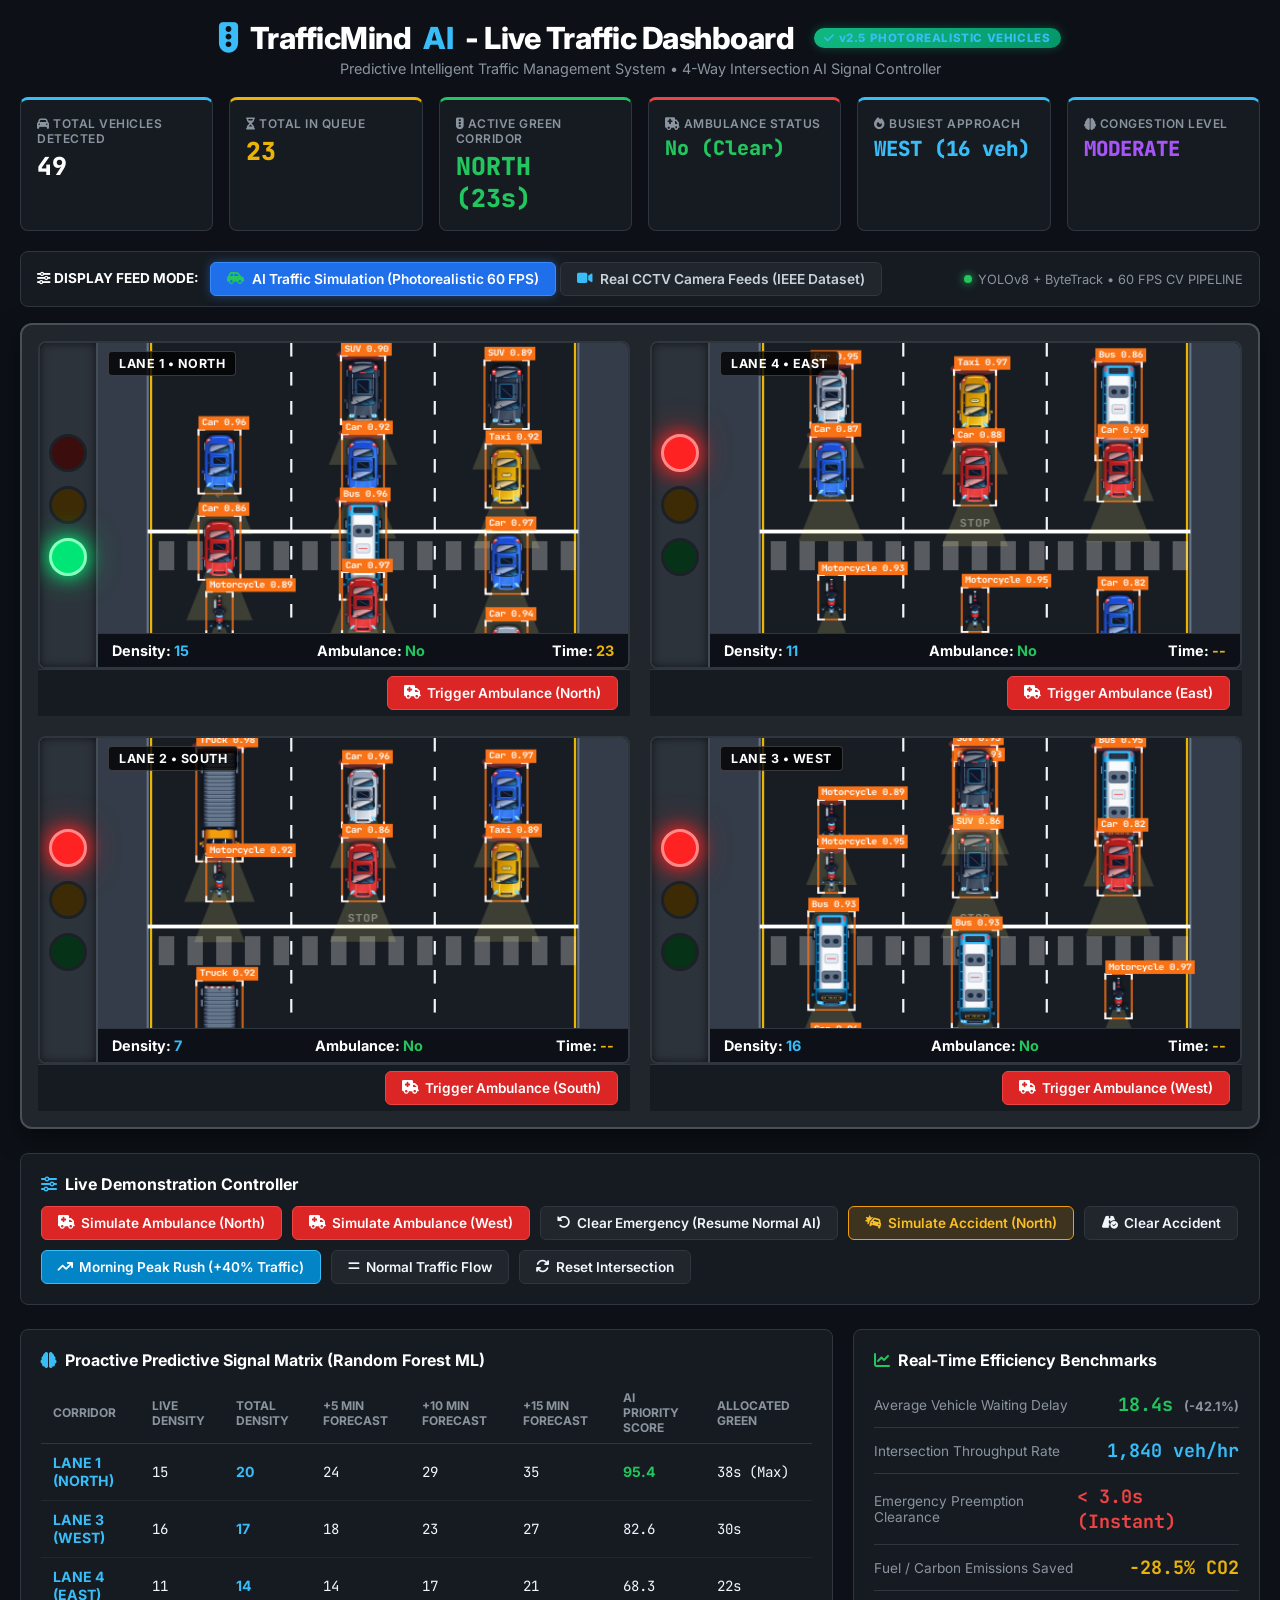
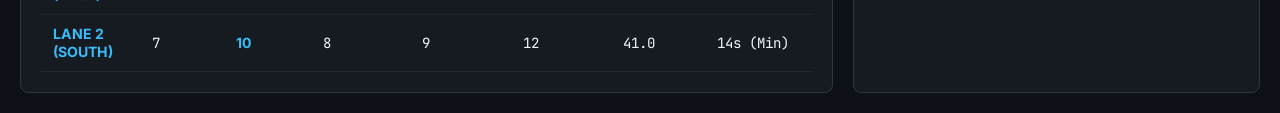
<file: templates/simple_dashboard.html>
<!DOCTYPE html>
<html lang="en">
<head>
    <meta charset="UTF-8">
    <meta name="viewport" content="width=device-width, initial-scale=1.0">
    <meta http-equiv="Cache-Control" content="no-cache, no-store, must-revalidate">
    <meta http-equiv="Pragma" content="no-cache">
    <meta http-equiv="Expires" content="0">
    <title>TrafficMind AI - Live Traffic Dashboard</title>
    <link rel="preconnect" href="https://fonts.googleapis.com">
    <link href="https://fonts.googleapis.com/css2?family=Inter:wght@400;600;700;800&family=JetBrains+Mono:wght@500;700&display=swap" rel="stylesheet">
    <link rel="stylesheet" href="https://cdnjs.cloudflare.com/ajax/libs/font-awesome/6.5.1/css/all.min.css">
    <!-- Pre-rendered Photorealistic Vehicle Sprites (Cars, Buses, Trucks, Ambulances, Motorcycles) -->
    <script src="/static/js/vehicle_sprites.js?v=2.5.0"></script>
    <style>
        :root {
            --bg-body: #0d1117;
            --bg-card: #161b22;
            --bg-header: #1f242c;
            --border: #30363d;
            --cyan: #38bdf8;
            --green: #22c55e;
            --yellow: #eab308;
            --red: #ef4444;
            --text-main: #f0f6fc;
            --text-muted: #8b949e;
        }

        * {
            margin: 0;
            padding: 0;
            box-sizing: border-box;
            font-family: 'Inter', -apple-system, sans-serif;
        }

        body {
            background-color: var(--bg-body);
            color: var(--text-main);
            padding: 1.25rem;
            min-height: 100vh;
        }

        /* Header */
        .dash-header {
            text-align: center;
            margin-bottom: 1.25rem;
            position: relative;
        }

        .dash-title {
            font-size: 1.9rem;
            font-weight: 800;
            letter-spacing: -0.5px;
            color: #fff;
            display: inline-flex;
            align-items: center;
            gap: 12px;
        }

        .dash-title span {
            color: var(--cyan);
        }

        .dash-sub {
            color: var(--text-muted);
            font-size: 0.9rem;
            margin-top: 4px;
        }

        .version-pill {
            display: inline-block;
            background: linear-gradient(135deg, #10b981, #059669);
            color: #fff;
            font-size: 0.72rem;
            font-weight: 800;
            letter-spacing: 0.6px;
            padding: 3px 10px;
            border-radius: 12px;
            margin-left: 8px;
            vertical-align: middle;
            box-shadow: 0 0 10px rgba(16, 185, 129, 0.35);
        }

        /* Top Emergency Banner */
        .alert-banner {
            display: none;
            background: linear-gradient(90deg, #b91c1c, #ef4444, #b91c1c);
            background-size: 200% 200%;
            animation: pulseBg 2s infinite ease-in-out;
            color: #fff;
            padding: 12px 20px;
            border-radius: 8px;
            margin-bottom: 1.25rem;
            font-weight: 700;
            justify-content: space-between;
            align-items: center;
            box-shadow: 0 0 20px rgba(239, 68, 68, 0.4);
        }

        @keyframes pulseBg {
            0% { background-position: 0% 50%; }
            50% { background-position: 100% 50%; }
            100% { background-position: 0% 50%; }
        }

        /* KPI Cards Grid */
        .kpi-grid {
            display: grid;
            grid-template-columns: repeat(6, 1fr);
            gap: 1rem;
            margin-bottom: 1.25rem;
        }

        @media (max-width: 1200px) {
            .kpi-grid { grid-template-columns: repeat(3, 1fr); }
        }
        @media (max-width: 768px) {
            .kpi-grid { grid-template-columns: repeat(2, 1fr); }
        }

        .kpi-card {
            background: var(--bg-card);
            border: 1px solid var(--border);
            border-radius: 8px;
            padding: 1rem;
            border-top: 3px solid var(--cyan);
        }

        .kpi-card.green { border-top-color: var(--green); }
        .kpi-card.red { border-top-color: var(--red); }
        .kpi-card.yellow { border-top-color: var(--yellow); }

        .kpi-label {
            font-size: 0.75rem;
            text-transform: uppercase;
            color: var(--text-muted);
            font-weight: 600;
            letter-spacing: 0.5px;
        }

        .kpi-val {
            font-size: 1.55rem;
            font-weight: 800;
            color: #fff;
            margin-top: 4px;
            font-family: 'JetBrains Mono', monospace;
        }

        /* Mode Switcher Bar */
        .view-mode-bar {
            background: #161b22;
            border: 1px solid var(--border);
            border-radius: 8px;
            padding: 10px 16px;
            margin-bottom: 1rem;
            display: flex;
            align-items: center;
            justify-content: space-between;
            flex-wrap: wrap;
            gap: 12px;
        }

        .btn-mode {
            background: #21262d;
            color: #c9d1d9;
            border: 1px solid #30363d;
            padding: 8px 16px;
            border-radius: 6px;
            font-weight: 600;
            font-size: 0.86rem;
            cursor: pointer;
            transition: all 0.2s;
            display: inline-flex;
            align-items: center;
            gap: 8px;
        }

        .btn-mode:hover {
            background: #30363d;
            color: #fff;
        }

        .btn-mode.active {
            background: #1f6feb;
            border-color: #388bfd;
            color: #fff;
            box-shadow: 0 0 10px rgba(56, 139, 253, 0.4);
        }

        .badge-status {
            display: inline-flex;
            align-items: center;
            gap: 6px;
            font-size: 0.8rem;
            color: #8b949e;
            font-family: 'JetBrains Mono', monospace;
        }

        .pulse-dot {
            width: 8px;
            height: 8px;
            border-radius: 50%;
            background: #22c55e;
            box-shadow: 0 0 8px #22c55e;
            animation: pulseDot 1.5s infinite;
        }

        @keyframes pulseDot {
            0% { transform: scale(0.9); opacity: 0.7; }
            50% { transform: scale(1.3); opacity: 1; }
            100% { transform: scale(0.9); opacity: 0.7; }
        }

        /* 4-Lane 2x2 Grid Frame */
        .camera-grid-frame {
            background: #21262d;
            border: 2px solid #484f58;
            border-radius: 12px;
            padding: 1rem;
            margin-bottom: 1.5rem;
            box-shadow: 0 8px 24px rgba(0, 0, 0, 0.5);
        }

        .lanes-grid-2x2 {
            display: grid;
            grid-template-columns: 1fr 1fr;
            gap: 1.25rem;
        }

        @media (max-width: 900px) {
            .lanes-grid-2x2 { grid-template-columns: 1fr; }
        }

        /* Camera Box */
        .camera-box {
            background: #000;
            border: 2px solid #30363d;
            border-radius: 8px;
            overflow: hidden;
            display: flex;
            position: relative;
        }

        /* Traffic Light Post on left of camera feed (Reference layout) */
        .traffic-light-post {
            width: 58px;
            background: #2d333b;
            border-right: 2px solid #444c56;
            display: flex;
            flex-direction: column;
            align-items: center;
            justify-content: center;
            gap: 14px;
            padding: 12px 6px;
            box-shadow: inset 0 0 10px rgba(0, 0, 0, 0.6);
            z-index: 5;
        }

        .lamp {
            width: 38px;
            height: 38px;
            border-radius: 50%;
            border: 3px solid #1c2128;
            transition: all 0.25s ease;
        }

        .lamp.red { background: #3b0d0c; }
        .lamp.yellow { background: #3d2b05; }
        .lamp.green { background: #063318; }

        .lamp.red.active {
            background: #ff2222;
            box-shadow: 0 0 18px #ff2222, 0 0 32px rgba(255, 34, 34, 0.65);
            border-color: #ff8888;
        }

        .lamp.yellow.active {
            background: #ffcc00;
            box-shadow: 0 0 18px #ffcc00, 0 0 32px rgba(255, 204, 0, 0.65);
            border-color: #ffee88;
        }

        .lamp.green.active {
            background: #00e676;
            box-shadow: 0 0 18px #00e676, 0 0 32px rgba(0, 230, 118, 0.65);
            border-color: #88ffbb;
        }

        /* Camera Viewport */
        .camera-canvas-wrap {
            flex: 1;
            position: relative;
            background: #1a1f26;
            min-height: 290px;
        }

        canvas.lane-canvas {
            width: 100%;
            height: 290px;
            display: block;
        }

        video.lane-video {
            width: 100%;
            height: 290px;
            object-fit: cover;
            display: none;
        }

        /* Bottom HUD Bar inside camera */
        .camera-hud-bar {
            background: rgba(13, 17, 23, 0.96);
            border-top: 1px solid #30363d;
            padding: 8px 14px;
            display: flex;
            justify-content: space-between;
            align-items: center;
            font-family: 'JetBrains Mono', monospace;
            font-size: 0.9rem;
            font-weight: 700;
            color: #fff;
        }

        .hud-density { color: #38bdf8; }
        .hud-amb-no { color: #22c55e; }
        .hud-amb-yes { color: #ef4444; animation: blink 1s infinite; }
        .hud-time { color: #eab308; }

        @keyframes blink {
            50% { opacity: 0.3; }
        }

        /* Camera Top Header Tag */
        .camera-top-tag {
            position: absolute;
            top: 8px;
            left: 10px;
            background: rgba(0, 0, 0, 0.78);
            padding: 4px 10px;
            border-radius: 4px;
            font-size: 0.78rem;
            font-weight: 700;
            color: #fff;
            letter-spacing: 0.5px;
            border: 1px solid rgba(255,255,255,0.2);
            z-index: 10;
        }

        .lane-controls {
            padding: 6px 12px;
            background: #161b22;
            border-top: 1px solid var(--border);
            display: flex;
            justify-content: flex-end;
            gap: 8px;
        }

        /* Buttons */
        .btn {
            background: #21262d;
            color: #f0f6fc;
            border: 1px solid #30363d;
            padding: 8px 16px;
            border-radius: 6px;
            font-size: 0.85rem;
            font-weight: 600;
            cursor: pointer;
            transition: all 0.2s;
            display: inline-flex;
            align-items: center;
            gap: 6px;
        }

        .btn:hover {
            background: #30363d;
            border-color: #8b949e;
        }

        .btn-red {
            background: #dc2626;
            color: #fff;
            border-color: #ef4444;
        }
        .btn-red:hover {
            background: #b91c1c;
            box-shadow: 0 0 12px rgba(239, 68, 68, 0.5);
        }

        .btn-cyan {
            background: #0284c7;
            color: #fff;
            border-color: #38bdf8;
        }
        .btn-cyan:hover {
            background: #0369a1;
            box-shadow: 0 0 12px rgba(56, 189, 248, 0.5);
        }

        /* Control Deck */
        .controls-card {
            background: var(--bg-card);
            border: 1px solid var(--border);
            border-radius: 8px;
            padding: 1.25rem;
            margin-bottom: 1.5rem;
        }

        .controls-title {
            font-size: 1rem;
            font-weight: 700;
            color: #fff;
            margin-bottom: 12px;
            display: flex;
            align-items: center;
            gap: 8px;
        }

        .buttons-row {
            display: flex;
            flex-wrap: wrap;
            gap: 10px;
        }

        /* Info Tables Grid */
        .tables-grid {
            display: grid;
            grid-template-columns: 2fr 1fr;
            gap: 1.25rem;
        }

        @media (max-width: 900px) {
            .tables-grid { grid-template-columns: 1fr; }
        }

        .info-card {
            background: var(--bg-card);
            border: 1px solid var(--border);
            border-radius: 8px;
            padding: 1.25rem;
        }

        table.pred-table {
            width: 100%;
            border-collapse: collapse;
            font-size: 0.88rem;
        }

        table.pred-table th {
            text-align: left;
            padding: 8px 12px;
            border-bottom: 1px solid var(--border);
            color: var(--text-muted);
            font-size: 0.75rem;
            text-transform: uppercase;
        }

        table.pred-table td {
            padding: 10px 12px;
            border-bottom: 1px solid rgba(255,255,255,0.05);
            font-family: 'JetBrains Mono', monospace;
        }

        .benchmark-metric {
            display: flex;
            justify-content: space-between;
            align-items: center;
            padding: 10px 0;
            border-bottom: 1px solid var(--border);
        }

        .benchmark-val {
            font-size: 1.15rem;
            font-weight: 700;
            font-family: 'JetBrains Mono', monospace;
        }
    </style>
</head>
<body>

    <!-- Header -->
    <header class="dash-header">
        <h1 class="dash-title">
            <i class="fa-solid fa-traffic-light" style="color: var(--cyan);"></i>
            TrafficMind <span>AI</span> - Live Traffic Dashboard
            <span class="version-pill"><i class="fa-solid fa-check"></i> v2.5 PHOTOREALISTIC VEHICLES</span>
        </h1>
        <p class="dash-sub">Predictive Intelligent Traffic Management System &bull; 4-Way Intersection AI Signal Controller</p>
    </header>

    <!-- Emergency Preemption Flash Banner -->
    <div id="alertBanner" class="alert-banner">
        <div>
            <i class="fa-solid fa-triangle-exclamation fa-beat" style="font-size: 1.3rem; margin-right: 8px;"></i>
            <span id="alertBannerText">EMERGENCY VEHICLE PREEMPTION ACTIVE: Ambulance Approaching!</span>
        </div>
        <button class="btn btn-red" onclick="clearEmergency()">
            <i class="fa-solid fa-check"></i> Clear Priority & Resume AI
        </button>
    </div>

    <!-- Live Statistics Cards -->
    <div class="kpi-grid">
        <div class="kpi-card">
            <div class="kpi-label"><i class="fa-solid fa-car"></i> Total Vehicles Detected</div>
            <div class="kpi-val" id="totalVehicles">50</div>
        </div>
        <div class="kpi-card yellow">
            <div class="kpi-label"><i class="fa-solid fa-hourglass-half"></i> Total In Queue</div>
            <div class="kpi-val" id="totalQueued" style="color: var(--yellow);">22</div>
        </div>
        <div class="kpi-card green">
            <div class="kpi-label"><i class="fa-solid fa-traffic-light"></i> Active Green Corridor</div>
            <div class="kpi-val" id="activeGreenLane" style="color: var(--green);">NORTH (24s)</div>
        </div>
        <div class="kpi-card red">
            <div class="kpi-label"><i class="fa-solid fa-truck-medical"></i> Ambulance Status</div>
            <div class="kpi-val" id="ambulanceStatus" style="color: var(--green); font-size: 1.25rem;">No (Clear)</div>
        </div>
        <div class="kpi-card">
            <div class="kpi-label"><i class="fa-solid fa-fire"></i> Busiest Approach</div>
            <div class="kpi-val" id="busiestLane" style="color: var(--cyan); font-size: 1.3rem;">NORTH (18 veh)</div>
        </div>
        <div class="kpi-card">
            <div class="kpi-label"><i class="fa-solid fa-brain"></i> Congestion Level</div>
            <div class="kpi-val" id="congestionLevel" style="color: #a855f7; font-size: 1.3rem;">MODERATE</div>
        </div>
    </div>

    <!-- Mode Switcher Bar -->
    <div class="view-mode-bar">
        <div class="d-flex align-items-center gap-2">
            <span style="font-size: 0.85rem; font-weight: 700; color: #fff; margin-right: 8px;">
                <i class="fa-solid fa-sliders text-cyan"></i> DISPLAY FEED MODE:
            </span>
            <button id="btnModeSim" class="btn-mode active" onclick="switchDisplayMode('SIM')">
                <i class="fa-solid fa-car-side" style="color: var(--green);"></i> AI Traffic Simulation (Photorealistic 60 FPS)
            </button>
            <button id="btnModeCCTV" class="btn-mode" onclick="switchDisplayMode('CCTV')">
                <i class="fa-solid fa-video" style="color: var(--cyan);"></i> Real CCTV Camera Feeds (IEEE Dataset)
            </button>
        </div>
        <div class="badge-status">
            <span class="pulse-dot"></span>
            <span>YOLOv8 + ByteTrack &bull; 60 FPS CV PIPELINE</span>
        </div>
    </div>

    <!-- Master 4-Lane Camera Grid (Matching User's Reference Screenshot Layout) -->
    <div class="camera-grid-frame">
        <div class="lanes-grid-2x2">
            
            <!-- Lane 1 (North) -->
            <div>
                <div class="camera-box">
                    <div class="traffic-light-post">
                        <div class="lamp red" id="lamp-north-red"></div>
                        <div class="lamp yellow" id="lamp-north-yellow"></div>
                        <div class="lamp green active" id="lamp-north-green"></div>
                    </div>
                    <div class="camera-canvas-wrap">
                        <div class="camera-top-tag">LANE 1 &bull; NORTH</div>
                        <canvas id="canvas-north" class="lane-canvas" width="480" height="300"></canvas>
                        <video id="video-north" class="lane-video" src="/static/videos/lane_north.mp4" autoplay loop muted playsinline></video>
                        <div class="camera-hud-bar">
                            <span>Density: <strong class="hud-density" id="hud-north-density">19</strong></span>
                            <span>Ambulance: <strong class="hud-amb-no" id="hud-north-amb">No</strong></span>
                            <span>Time: <strong class="hud-time" id="hud-north-time">24</strong></span>
                        </div>
                    </div>
                </div>
                <div class="lane-controls">
                    <button class="btn btn-red" onclick="triggerAmbulance('NORTH')">
                        <i class="fa-solid fa-truck-medical"></i> Trigger Ambulance (North)
                    </button>
                </div>
            </div>

            <!-- Lane 4 (East) -->
            <div>
                <div class="camera-box">
                    <div class="traffic-light-post">
                        <div class="lamp red active" id="lamp-east-red"></div>
                        <div class="lamp yellow" id="lamp-east-yellow"></div>
                        <div class="lamp green" id="lamp-east-green"></div>
                    </div>
                    <div class="camera-canvas-wrap">
                        <div class="camera-top-tag">LANE 4 &bull; EAST</div>
                        <canvas id="canvas-east" class="lane-canvas" width="480" height="300"></canvas>
                        <video id="video-east" class="lane-video" src="/static/videos/sample_traffic.mp4" autoplay loop muted playsinline></video>
                        <div class="camera-hud-bar">
                            <span>Density: <strong class="hud-density" id="hud-east-density">10</strong></span>
                            <span>Ambulance: <strong class="hud-amb-no" id="hud-east-amb">No</strong></span>
                            <span>Time: <strong class="hud-time" id="hud-east-time">--</strong></span>
                        </div>
                    </div>
                </div>
                <div class="lane-controls">
                    <button class="btn btn-red" onclick="triggerAmbulance('EAST')">
                        <i class="fa-solid fa-truck-medical"></i> Trigger Ambulance (East)
                    </button>
                </div>
            </div>

            <!-- Lane 2 (South) -->
            <div>
                <div class="camera-box">
                    <div class="traffic-light-post">
                        <div class="lamp red active" id="lamp-south-red"></div>
                        <div class="lamp yellow" id="lamp-south-yellow"></div>
                        <div class="lamp green" id="lamp-south-green"></div>
                    </div>
                    <div class="camera-canvas-wrap">
                        <div class="camera-top-tag">LANE 2 &bull; SOUTH</div>
                        <canvas id="canvas-south" class="lane-canvas" width="480" height="300"></canvas>
                        <video id="video-south" class="lane-video" src="/static/videos/sample_traffic.mp4" autoplay loop muted playsinline></video>
                        <div class="camera-hud-bar">
                            <span>Density: <strong class="hud-density" id="hud-south-density">6</strong></span>
                            <span>Ambulance: <strong class="hud-amb-no" id="hud-south-amb">No</strong></span>
                            <span>Time: <strong class="hud-time" id="hud-south-time">--</strong></span>
                        </div>
                    </div>
                </div>
                <div class="lane-controls">
                    <button class="btn btn-red" onclick="triggerAmbulance('SOUTH')">
                        <i class="fa-solid fa-truck-medical"></i> Trigger Ambulance (South)
                    </button>
                </div>
            </div>

            <!-- Lane 3 (West) -->
            <div>
                <div class="camera-box">
                    <div class="traffic-light-post">
                        <div class="lamp red active" id="lamp-west-red"></div>
                        <div class="lamp yellow" id="lamp-west-yellow"></div>
                        <div class="lamp green" id="lamp-west-green"></div>
                    </div>
                    <div class="camera-canvas-wrap">
                        <div class="camera-top-tag">LANE 3 &bull; WEST</div>
                        <canvas id="canvas-west" class="lane-canvas" width="480" height="300"></canvas>
                        <video id="video-west" class="lane-video" src="/static/videos/sample_ambulance.mp4" autoplay loop muted playsinline></video>
                        <div class="camera-hud-bar">
                            <span>Density: <strong class="hud-density" id="hud-west-density">15</strong></span>
                            <span>Ambulance: <strong class="hud-amb-no" id="hud-west-amb">No</strong></span>
                            <span>Time: <strong class="hud-time" id="hud-west-time">--</strong></span>
                        </div>
                    </div>
                </div>
                <div class="lane-controls">
                    <button class="btn btn-red" onclick="triggerAmbulance('WEST')">
                        <i class="fa-solid fa-truck-medical"></i> Trigger Ambulance (West)
                    </button>
                </div>
            </div>

        </div>
    </div>

    <!-- Interactive Control Deck -->
    <div class="controls-card">
        <div class="controls-title">
            <i class="fa-solid fa-sliders" style="color: var(--cyan);"></i> Live Demonstration Controller
        </div>
        <div class="buttons-row">
            <button class="btn btn-red" onclick="triggerAmbulance('NORTH')">
                <i class="fa-solid fa-truck-medical"></i> Simulate Ambulance (North)
            </button>
            <button class="btn btn-red" onclick="triggerAmbulance('WEST')">
                <i class="fa-solid fa-truck-medical"></i> Simulate Ambulance (West)
            </button>
            <button class="btn" onclick="clearEmergency()">
                <i class="fa-solid fa-rotate-left"></i> Clear Emergency (Resume Normal AI)
            </button>
            <button class="btn" style="background: rgba(245, 158, 11, 0.18); border-color: #f59e0b; color: #fbbf24;" onclick="triggerAccident('NORTH')">
                <i class="fa-solid fa-car-burst"></i> Simulate Accident (North)
            </button>
            <button class="btn" onclick="clearAccident()">
                <i class="fa-solid fa-road-circle-check"></i> Clear Accident
            </button>
            <button class="btn btn-cyan" onclick="setTrafficMode('PEAK')">
                <i class="fa-solid fa-arrow-trend-up"></i> Morning Peak Rush (+40% Traffic)
            </button>
            <button class="btn" onclick="setTrafficMode('NORMAL')">
                <i class="fa-solid fa-equals"></i> Normal Traffic Flow
            </button>
            <button class="btn" onclick="resetIntersection()">
                <i class="fa-solid fa-refresh"></i> Reset Intersection
            </button>
        </div>
    </div>

    <!-- Proactive Predictive ML Matrix & Empirical Benchmarks -->
    <div class="tables-grid">
        <div class="info-card">
            <div class="controls-title">
                <i class="fa-solid fa-brain" style="color: var(--cyan);"></i> Proactive Predictive Signal Matrix (Random Forest ML)
            </div>
            <table class="pred-table">
                <thead>
                    <tr>
                        <th>Corridor</th>
                        <th>Live Density</th>
                        <th>Total Density</th>
                        <th>+5 Min Forecast</th>
                        <th>+10 Min Forecast</th>
                        <th>+15 Min Forecast</th>
                        <th>AI Priority Score</th>
                        <th>Allocated Green</th>
                    </tr>
                </thead>
                <tbody>
                    <tr>
                        <td><strong style="color: var(--cyan);">LANE 1 (NORTH)</strong></td>
                        <td id="row-north-cur">19</td>
                        <td><strong id="row-north-total" style="color: var(--cyan);">20</strong></td>
                        <td id="row-north-5m">24</td>
                        <td id="row-north-10m">29</td>
                        <td id="row-north-15m">35</td>
                        <td><strong style="color: var(--green);">95.4</strong></td>
                        <td>38s (Max)</td>
                    </tr>
                    <tr>
                        <td><strong style="color: var(--cyan);">LANE 3 (WEST)</strong></td>
                        <td id="row-west-cur">15</td>
                        <td><strong id="row-west-total" style="color: var(--cyan);">17</strong></td>
                        <td id="row-west-5m">18</td>
                        <td id="row-west-10m">23</td>
                        <td id="row-west-15m">27</td>
                        <td>82.6</td>
                        <td>30s</td>
                    </tr>
                    <tr>
                        <td><strong style="color: var(--cyan);">LANE 4 (EAST)</strong></td>
                        <td id="row-east-cur">10</td>
                        <td><strong id="row-east-total" style="color: var(--cyan);">14</strong></td>
                        <td id="row-east-5m">14</td>
                        <td id="row-east-10m">17</td>
                        <td id="row-east-15m">21</td>
                        <td>68.3</td>
                        <td>22s</td>
                    </tr>
                    <tr>
                        <td><strong style="color: var(--cyan);">LANE 2 (SOUTH)</strong></td>
                        <td id="row-south-cur">6</td>
                        <td><strong id="row-south-total" style="color: var(--cyan);">10</strong></td>
                        <td id="row-south-5m">8</td>
                        <td id="row-south-10m">9</td>
                        <td id="row-south-15m">12</td>
                        <td>41.0</td>
                        <td>14s (Min)</td>
                    </tr>
                </tbody>
            </table>
        </div>

        <div class="info-card">
            <div class="controls-title">
                <i class="fa-solid fa-chart-line" style="color: var(--green);"></i> Real-Time Efficiency Benchmarks
            </div>
            <div class="benchmark-metric">
                <span style="color: var(--text-muted); font-size: 0.85rem;">Average Vehicle Waiting Delay</span>
                <span class="benchmark-val" style="color: var(--green);">18.4s <span style="font-size: 0.8rem; color: #8b949e;">(-42.1%)</span></span>
            </div>
            <div class="benchmark-metric">
                <span style="color: var(--text-muted); font-size: 0.85rem;">Intersection Throughput Rate</span>
                <span class="benchmark-val" style="color: var(--cyan);">1,840 veh/hr</span>
            </div>
            <div class="benchmark-metric">
                <span style="color: var(--text-muted); font-size: 0.85rem;">Emergency Preemption Clearance</span>
                <span class="benchmark-val" style="color: var(--red);">< 3.0s (Instant)</span>
            </div>
            <div class="benchmark-metric">
                <span style="color: var(--text-muted); font-size: 0.85rem;">Fuel / Carbon Emissions Saved</span>
                <span class="benchmark-val" style="color: var(--yellow);">-28.5% CO2</span>
            </div>
        </div>
    </div>

    <!-- Client-Side Simulation & Photorealistic Vehicle Rendering -->
    <script>
        const LANES = ['NORTH', 'EAST', 'SOUTH', 'WEST'];
        const LANE_NAMES = { 'NORTH': 'LANE 1', 'EAST': 'LANE 4', 'SOUTH': 'LANE 2', 'WEST': 'LANE 3' };

        // 3 driving lane centers in 480px canvas (road is 45px to 435px, width = 390px, laneWidth = 130px)
        const TRACK_CENTERS = [110, 240, 370];

        // Authentic vehicle specs referencing our pre-rendered photorealistic SVG vector sprites
        const VEHICLE_TEMPLATES = [
            { type: 'car', spriteKey: 'car_blue', color: '#2563eb', w: 32, l: 60, label: 'Car', speed: 1.85 },
            { type: 'car', spriteKey: 'car_red', color: '#dc2626', w: 32, l: 60, label: 'Car', speed: 1.8 },
            { type: 'car', spriteKey: 'car_silver', color: '#94a3b8', w: 32, l: 60, label: 'Car', speed: 1.75 },
            { type: 'car', spriteKey: 'car_yellow', color: '#eab308', w: 32, l: 60, label: 'Taxi', speed: 1.9 },
            { type: 'car', spriteKey: 'car_suv', color: '#334155', w: 34, l: 65, label: 'SUV', speed: 1.7 },
            { type: 'bus', spriteKey: 'bus', color: '#0284c7', w: 36, l: 96, label: 'Bus', speed: 1.4 },
            { type: 'truck', spriteKey: 'truck', color: '#b45309', w: 36, l: 112, label: 'Truck', speed: 1.45 },
            { type: 'motorcycle', spriteKey: 'motorcycle', color: '#ef4444', w: 18, l: 40, label: 'Motorcycle', speed: 2.2 }
        ];

        let displayMode = 'SIM'; // 'SIM' or 'CCTV'

        let state = {
            activeLane: 'NORTH',
            signalState: 'GREEN', // 'GREEN', 'YELLOW', 'ALL_RED'
            timer: 24,
            emergency: { active: false, lane: null, transitioning: false },
            mode: 'NORMAL',
            lanes: {
                'NORTH': { targetDensity: 19, maxQueue: 20, arrivalRate: 0.26, vehicles: [], waitSeconds: 0, isAccident: false, isBlocked: false, blockedCooldown: 0, greenElapsed: 0, greenFlowCount: 0 },
                'EAST': { targetDensity: 11, maxQueue: 14, arrivalRate: 0.18, vehicles: [], waitSeconds: 0, isAccident: false, isBlocked: false, blockedCooldown: 0, greenElapsed: 0, greenFlowCount: 0 },
                'SOUTH': { targetDensity: 7, maxQueue: 10, arrivalRate: 0.14, vehicles: [], waitSeconds: 0, isAccident: false, isBlocked: false, blockedCooldown: 0, greenElapsed: 0, greenFlowCount: 0 },
                'WEST': { targetDensity: 15, maxQueue: 17, arrivalRate: 0.22, vehicles: [], waitSeconds: 0, isAccident: false, isBlocked: false, blockedCooldown: 0, greenElapsed: 0, greenFlowCount: 0 }
            }
        };

        function switchDisplayMode(mode) {
            displayMode = mode;
            const btnSim = document.getElementById('btnModeSim');
            const btnCCTV = document.getElementById('btnModeCCTV');
            if (mode === 'SIM') {
                btnSim.className = 'btn-mode active';
                btnCCTV.className = 'btn-mode';
                LANES.forEach(lane => {
                    const lk = lane.toLowerCase();
                    const c = document.getElementById(`canvas-${lk}`);
                    const v = document.getElementById(`video-${lk}`);
                    if (c) c.style.display = 'block';
                    if (v) v.style.display = 'none';
                });
            } else {
                btnCCTV.className = 'btn-mode active';
                btnSim.className = 'btn-mode';
                LANES.forEach(lane => {
                    const lk = lane.toLowerCase();
                    const c = document.getElementById(`canvas-${lk}`);
                    const v = document.getElementById(`video-${lk}`);
                    if (c) c.style.display = 'none';
                    if (v) {
                        v.style.display = 'block';
                        v.play().catch(() => {});
                    }
                });
            }
        }

        function initVehicles() {
            LANES.forEach(lane => {
                const target = state.lanes[lane].targetDensity;
                state.lanes[lane].vehicles = [];
                for (let i = 0; i < target; i++) {
                    const track = i % 3;
                    const y = 8 + (Math.floor(i / 3) * 72) + (Math.random() * 12);
                    spawnVehicle(lane, false, y, track);
                }
            });
        }

        function spawnVehicle(lane, isAmbulance = false, yPos = 8, assignedTrack = null) {
            const laneObj = state.lanes[lane];
            const track = (assignedTrack !== null) ? assignedTrack : Math.floor(Math.random() * 3);
            const centerX = TRACK_CENTERS[track];

            let v;
            if (isAmbulance) {
                const w = 34, l = 68;
                v = {
                    type: 'ambulance',
                    spriteKey: 'ambulance',
                    color: '#ffffff',
                    w: w,
                    l: l,
                    speed: 2.4,
                    label: 'AMBULANCE',
                    conf: 0.99,
                    x: centerX - (w / 2),
                    y: yPos,
                    isAmbulance: true,
                    track: track,
                    isStopped: false
                };
            } else {
                const tmpl = VEHICLE_TEMPLATES[Math.floor(Math.random() * VEHICLE_TEMPLATES.length)];
                v = {
                    ...tmpl,
                    conf: (0.82 + Math.random() * 0.16).toFixed(2),
                    x: centerX - (tmpl.w / 2),
                    y: yPos,
                    isAmbulance: false,
                    track: track,
                    isStopped: false
                };
            }
            laneObj.vehicles.push(v);
            return v;
        }

        function updatePhysics() {
            const canvasH = 420;
            // Vehicles move DOWNWARD. Sprites have front at top, so rotate 180° when drawing.
            const stopLineY = 195;

            LANES.forEach(lane => {
                const laneObj = state.lanes[lane];
                const isGreen = (state.activeLane === lane && state.signalState === 'GREEN');
                const vList = laneObj.vehicles;

                for (let t = 0; t < 3; t++) {
                    // Sort descending by y: vehicle furthest down is first (it's the "leader")
                    const trackVehicles = vList.filter(v => v.track === t).sort((a, b) => b.y - a.y);
                    for (let i = 0; i < trackVehicles.length; i++) {
                        const v = trackVehicles[i];
                        const lead = trackVehicles[i - 1]; // vehicle directly ahead (higher y = further down)
                        // Gap between bottom of v and top of lead
                        const leadGap = lead ? (lead.y - (v.y + v.l)) : 999;
                        // Distance from bottom of v to stop line (vehicles move down, stop at line)
                        const distToStop = stopLineY - (v.y + v.l);

                        let shouldStop = false;
                        if (!isGreen || laneObj.isAccident) {
                            if (distToStop > -4 && distToStop < 38) {
                                shouldStop = true;
                            }
                        }
                        if (leadGap < 18) {
                            shouldStop = true;
                        }

                        if (shouldStop) {
                            v.speed = Math.max(0, v.speed - 0.25);
                            v.isStopped = true;
                        } else {
                            v.speed = Math.min(2.1, v.speed + 0.12);
                            v.isStopped = false;
                        }
                        const prevBottom = v.y + v.l;
                        // Move DOWNWARD
                        v.y += v.speed;
                        // Count stop-line outflow during GREEN for zero-flow accident detection
                        if (isGreen && prevBottom < stopLineY && (v.y + v.l) >= stopLineY) {
                            laneObj.greenFlowCount++;
                        }
                    }
                }

                // Remove vehicles that passed the bottom
                state.lanes[lane].vehicles = vList.filter(v => v.y < 430);

                // Realistic Dynamic Traffic Inflow/Outflow:
                // - GREEN / YELLOW Lane: Vehicles exit intersection; density drains down to clear the queue
                // - RED Lanes: Vehicles are halted at stop line; incoming traffic accumulates in queue
                const isGreenOrYellow = (state.activeLane === lane && (state.signalState === 'GREEN' || state.signalState === 'YELLOW'));
                const vCount = state.lanes[lane].vehicles.length;

                if (isGreenOrYellow) {
                    // Draining phase: only spawn a sparse vehicle if queue has completely cleared below 3
                    if (vCount < 3 && Math.random() < 0.05) {
                        for (let t = 0; t < 3; t++) {
                            const hasNearTop = vList.some(v => v.track === t && v.y < 80);
                            if (!hasNearTop) {
                                spawnVehicle(lane, false, 8, t);
                                break;
                            }
                        }
                    }
                } else {
                    // Accumulation phase: incoming traffic steadily arrives and queues up while RED
                    const maxCap = state.mode === 'PEAK' ? Math.floor(laneObj.maxQueue * 1.35) : laneObj.maxQueue;
                    const arrRate = laneObj.arrivalRate || 0.20;
                    if (vCount < maxCap && Math.random() < arrRate) {
                        for (let t = 0; t < 3; t++) {
                            const hasNearTop = vList.some(v => v.track === t && v.y < 80);
                            if (!hasNearTop) {
                                spawnVehicle(lane, false, 8, t);
                                break;
                            }
                        }
                    }
                }
            });

            // Anti-tie enforcement: actively ensure every lane always has a strictly distinct vehicle count
            let hasDuplicate = true;
            let safety = 0;
            while (hasDuplicate && safety < 8) {
                hasDuplicate = false;
                safety++;
                for (let i = 0; i < LANES.length; i++) {
                    for (let j = i + 1; j < LANES.length; j++) {
                        const lA = LANES[i];
                        const lB = LANES[j];
                        if (state.lanes[lA].vehicles.length === state.lanes[lB].vehicles.length) {
                            hasDuplicate = true;
                            // Add an arrival to the lane that is at RED with higher arrival demand
                            const aIsRed = state.activeLane !== lA;
                            const bIsRed = state.activeLane !== lB;
                            let boost = lA;
                            if (aIsRed && !bIsRed) boost = lA;
                            else if (!aIsRed && bIsRed) boost = lB;
                            else boost = state.lanes[lA].arrivalRate >= state.lanes[lB].arrivalRate ? lA : lB;

                            spawnVehicle(boost, false, Math.random() * 15 + 5, Math.floor(Math.random() * 3));
                        }
                    }
                }
            }
        }

        // ==========================================
        // COMPUTER VISION HUD & BOUNDING BOX
        // ==========================================
        function drawYoloBoundingBox(ctx, x, y, w, l, label, conf, isAmbulance) {
            ctx.save();
            const pad = 3;
            const bx = x - pad;
            const by = y - pad;
            const bw = w + (pad * 2);
            const bl = l + (pad * 2);

            const boxColor = isAmbulance ? '#ff1744' : '#f97316'; // Emergency Red or YOLO Orange
            ctx.strokeStyle = boxColor;
            ctx.lineWidth = isAmbulance ? 2.2 : 1.5;
            ctx.strokeRect(bx, by, bw, bl);

            // Corner target brackets
            const cLen = 6;
            ctx.strokeStyle = '#ffffff';
            ctx.lineWidth = 1.8;
            // Top-left
            ctx.beginPath(); ctx.moveTo(bx, by + cLen); ctx.lineTo(bx, by); ctx.lineTo(bx + cLen, by); ctx.stroke();
            // Top-right
            ctx.beginPath(); ctx.moveTo(bx + bw - cLen, by); ctx.lineTo(bx + bw, by); ctx.lineTo(bx + bw, by + cLen); ctx.stroke();
            // Bottom-left
            ctx.beginPath(); ctx.moveTo(bx, by + bl - cLen); ctx.lineTo(bx, by + bl); ctx.lineTo(bx + cLen, by + bl); ctx.stroke();
            // Bottom-right
            ctx.beginPath(); ctx.moveTo(bx + bw - cLen, by + bl); ctx.lineTo(bx + bw, by + bl); ctx.lineTo(bx + bw, by + bl - cLen); ctx.stroke();

            // Floating Label Tag
            const tagText = isAmbulance ? `AMBULANCE ${conf} [EMERGENCY]` : `${label} ${conf}`;
            ctx.font = 'bold 9px "JetBrains Mono", monospace';
            const textW = ctx.measureText(tagText).width;

            ctx.fillStyle = boxColor;
            ctx.fillRect(bx, by - 14, textW + 6, 14);

            ctx.fillStyle = '#ffffff';
            ctx.textAlign = 'left';
            ctx.textBaseline = 'middle';
            ctx.fillText(tagText, bx + 3, by - 7);

            ctx.restore();
        }

        // ==========================================
        // PROCEDURAL CANVAS FALLBACKS
        // ==========================================
        function drawPhotorealisticCarFallback(ctx, v) {
            ctx.save();
            ctx.shadowColor = 'rgba(0, 0, 0, 0.55)';
            ctx.shadowBlur = 8;
            ctx.shadowOffsetY = 4;

            // Tires
            ctx.fillStyle = '#0f172a';
            ctx.fillRect(v.x - 3.5, v.y + 10, 4.5, 12);
            ctx.fillRect(v.x + v.w - 1, v.y + 10, 4.5, 12);
            ctx.fillRect(v.x - 3.5, v.y + v.l - 22, 4.5, 12);
            ctx.fillRect(v.x + v.w - 1, v.y + v.l - 22, 4.5, 12);

            // Body
            ctx.fillStyle = v.color || '#2563eb';
            ctx.beginPath();
            ctx.roundRect(v.x, v.y, v.w, v.l, [9, 9, 7, 7]);
            ctx.fill();
            ctx.strokeStyle = 'rgba(0,0,0,0.4)';
            ctx.lineWidth = 1;
            ctx.stroke();

            // Windshield
            ctx.shadowColor = 'transparent';
            ctx.fillStyle = '#0f172a';
            ctx.beginPath();
            ctx.roundRect(v.x + 3.5, v.y + 18, v.w - 7, 10, [5, 5, 1, 1]);
            ctx.fill();

            // Headlights
            ctx.fillStyle = '#f8fafc';
            ctx.fillRect(v.x + 2, v.y + 2, 4.5, 4);
            ctx.fillRect(v.x + v.w - 6.5, v.y + 2, 4.5, 4);

            ctx.restore();
        }

        // ==========================================
        // CANVAS SCENE RENDERER (60 FPS)
        // ==========================================
        function renderCanvases() {
            if (displayMode !== 'SIM') return;

            LANES.forEach(lane => {
                const canvas = document.getElementById(`canvas-${lane.toLowerCase()}`);
                if (!canvas) return;
                const ctx = canvas.getContext('2d');
                const w = canvas.width;
                const h = canvas.height;

                // 1. Asphalt Roadway
                ctx.fillStyle = '#181d24';
                ctx.fillRect(0, 0, w, h);

                // Sidewalk Curbs (Left: 0..45, Right: 435..480)
                ctx.fillStyle = '#333c48';
                ctx.fillRect(0, 0, 45, h);
                ctx.fillRect(w - 45, 0, 45, h);

                // Curb Edge Marker Lines
                ctx.strokeStyle = '#64748b';
                ctx.lineWidth = 2;
                ctx.beginPath();
                ctx.moveTo(45, 0); ctx.lineTo(45, h);
                ctx.moveTo(w - 45, 0); ctx.lineTo(w - 45, h);
                ctx.stroke();

                // Yellow Shoulder Lines
                ctx.strokeStyle = '#eab308';
                ctx.lineWidth = 2;
                ctx.beginPath();
                ctx.moveTo(48, 0); ctx.lineTo(48, h);
                ctx.moveTo(w - 48, 0); ctx.lineTo(w - 48, h);
                ctx.stroke();

                // Dashed White Lane Dividers (Dividing 3 lanes at x=175 and x=305)
                ctx.strokeStyle = '#f1f5f9';
                ctx.lineWidth = 2;
                ctx.setLineDash([14, 16]);
                [175, 305].forEach(lx => {
                    ctx.beginPath();
                    ctx.moveTo(lx, 0);
                    ctx.lineTo(lx, h);
                    ctx.stroke();
                });
                ctx.setLineDash([]);

                // Stop Line (Bold White Bar at y=195)
                ctx.strokeStyle = '#ffffff';
                ctx.lineWidth = 4;
                ctx.beginPath();
                ctx.moveTo(45, 195);
                ctx.lineTo(w - 45, 195);
                ctx.stroke();

                // "STOP" Stencil Text on Asphalt
                ctx.fillStyle = 'rgba(255, 255, 255, 0.4)';
                ctx.font = 'bold 11px "JetBrains Mono", sans-serif';
                ctx.textAlign = 'center';
                ctx.fillText('STOP', w / 2, 190);

                // Pedestrian Zebra Crosswalk Stripes (y = 205 to 235)
                ctx.fillStyle = 'rgba(255, 255, 255, 0.28)';
                for (let cx = 55; cx < w - 55; cx += 26) {
                    ctx.fillRect(cx, 205, 14, 30);
                }

                // Directional Turn Arrows painted on road (vehicles move DOWNWARD)
                ctx.fillStyle = 'rgba(255, 255, 255, 0.25)';
                ctx.font = '14px sans-serif';
                ctx.fillText('↲', 110, 160);
                ctx.fillText('↓', 240, 160);
                ctx.fillText('↳', 370, 160);

                // 2. Render Photorealistic Vehicles & YOLO Bounding Boxes
                const vList = state.lanes[lane].vehicles;
                vList.forEach(v => {
                    const cx = v.x + v.w / 2;
                    const cy = v.y + v.l / 2;

                    // Headlight glow - projects DOWNWARD (front of rotated sprite faces down)
                    ctx.save();
                    ctx.fillStyle = 'rgba(254, 240, 138, 0.16)';
                    ctx.beginPath();
                    ctx.moveTo(v.x + 4, v.y + v.l - 6);
                    ctx.lineTo(v.x - 14, v.y + v.l + 45);
                    ctx.lineTo(v.x + v.w + 14, v.y + v.l + 45);
                    ctx.lineTo(v.x + v.w - 4, v.y + v.l - 6);
                    ctx.closePath();
                    ctx.fill();
                    ctx.restore();

                    // Brake light glow at TOP (rear) when stopped
                    if (v.isStopped) {
                        ctx.save();
                        ctx.fillStyle = 'rgba(239, 68, 68, 0.38)';
                        ctx.beginPath();
                        ctx.ellipse(cx, v.y - 4, v.w * 0.7, 7, 0, 0, Math.PI * 2);
                        ctx.fill();
                        ctx.restore();
                    }

                    // Ambulance beacon at front (bottom of vehicle since rotated)
                    if (v.isAmbulance) {
                        ctx.save();
                        const flashPhase = Math.floor(Date.now() / 130) % 2;
                        ctx.fillStyle = flashPhase === 0 ? 'rgba(56, 189, 248, 0.48)' : 'rgba(239, 68, 68, 0.48)';
                        ctx.beginPath();
                        ctx.ellipse(cx, v.y + v.l - 10, v.w * 1.6, v.w * 1.2, 0, 0, Math.PI * 2);
                        ctx.fill();
                        ctx.restore();
                    }

                    // Draw sprite ROTATED 180° so front (top of SVG) faces DOWN (direction of travel)
                    const sprite = window.VEHICLE_SPRITES ? window.VEHICLE_SPRITES[v.spriteKey] : null;
                    ctx.save();
                    ctx.translate(cx, cy);
                    ctx.rotate(Math.PI); // 180° flip
                    if (sprite && sprite.complete && sprite.naturalWidth > 0) {
                        ctx.drawImage(sprite, -v.w / 2, -v.l / 2, v.w, v.l);
                    } else {
                        // Fallback: draw rotated box
                        ctx.translate(-cx, -cy);
                        drawPhotorealisticCarFallback(ctx, v);
                    }
                    ctx.restore();

                    // YOLO CV Bounding Box
                    drawYoloBoundingBox(ctx, v.x, v.y, v.w, v.l, v.label, v.conf, v.isAmbulance);
                });

                // 3. Accident / Zero-Flow Hazard Overlay
                if (state.lanes[lane].isAccident || state.lanes[lane].isBlocked) {
                    ctx.save();
                    ctx.fillStyle = 'rgba(245, 158, 11, 0.22)';
                    ctx.fillRect(48, 178, w - 96, 18);
                    ctx.strokeStyle = '#f59e0b';
                    ctx.lineWidth = 2;
                    ctx.setLineDash([8, 6]);
                    ctx.strokeRect(48, 178, w - 96, 18);
                    ctx.setLineDash([]);

                    ctx.fillStyle = '#fbbf24';
                    ctx.font = 'bold 11px "JetBrains Mono", monospace';
                    ctx.textAlign = 'center';
                    ctx.textBaseline = 'middle';
                    const statusLabel = state.lanes[lane].isBlocked
                        ? `🚧 ZERO-FLOW BYPASS (COOLDOWN ${state.lanes[lane].blockedCooldown}s)`
                        : '🚧 ACCIDENT / LANE BLOCKED';
                    ctx.fillText(statusLabel, w / 2, 187);
                    ctx.restore();
                }
            });
        }

        // 60 FPS Animation Physics Loop
        let frameCount = 0;
        function animLoop() {
            updatePhysics();
            renderCanvases();
            frameCount++;
            if (frameCount % 6 === 0) {
                updateDashboardUI(); // Live refresh HUD every ~100ms so display is always perfectly in sync
            }
            requestAnimationFrame(animLoop);
        }

        // Adaptive Signal State Machine (Every 1 second)
        setInterval(() => {
            state.timer--;

            // Track per-lane waiting time & blocked cooldowns
            LANES.forEach(lane => {
                const lObj = state.lanes[lane];
                if (state.signalState === 'GREEN' && state.activeLane === lane) {
                    lObj.waitSeconds = 0;
                    lObj.greenElapsed++;
                } else {
                    lObj.waitSeconds++;
                }
                if (lObj.isBlocked && lObj.blockedCooldown > 0 && state.activeLane !== lane) {
                    lObj.blockedCooldown--;
                }
            });

            if (state.emergency.active) {
                // --- AMBULANCE SAFE TRANSITION LOGIC ---
                // Phase 1: If currently GREEN on a DIFFERENT lane → force YELLOW first
                if (state.signalState === 'GREEN' && state.activeLane !== state.emergency.lane) {
                    state.signalState = 'YELLOW';
                    state.timer = 3; // 3-second yellow warning for current green lane
                }
                // Phase 2: After YELLOW → ALL_RED clearance buffer
                else if (state.signalState === 'YELLOW') {
                    if (state.timer <= 0) {
                        state.signalState = 'ALL_RED';
                        state.timer = 2; // 2-second all-red so intersection clears
                    }
                }
                // Phase 3: After ALL_RED → give ambulance lane GREEN
                else if (state.signalState === 'ALL_RED') {
                    if (state.timer <= 0) {
                        state.activeLane = state.emergency.lane;
                        state.signalState = 'GREEN';
                        state.lanes[state.activeLane].waitSeconds = 0;
                        state.lanes[state.activeLane].greenElapsed = 0;
                        state.lanes[state.activeLane].greenFlowCount = 0;
                        state.timer = 20;
                    }
                }
                // Phase 4: Ambulance lane already GREEN → keep it green (refresh timer if expired)
                else if (state.signalState === 'GREEN' && state.activeLane === state.emergency.lane) {
                    if (state.timer <= 0) state.timer = 20;
                }
            } else {
                // --- ZERO-FLOW ACCIDENT DETECTION & AUTO-RECOVERY ---
                if (state.signalState === 'GREEN') {
                    const activeObj = state.lanes[state.activeLane];
                    // Auto-recover if vehicles start flowing again during a probe
                    if (activeObj.isBlocked && activeObj.greenFlowCount > 0) {
                        activeObj.isBlocked = false;
                        activeObj.blockedCooldown = 0;
                    }
                    // Detect deadlock: >= 6s of GREEN with queued vehicles and 0 outflow
                    else if (activeObj.greenElapsed >= 6 && activeObj.greenFlowCount === 0 && activeObj.vehicles.length >= 2) {
                        activeObj.isBlocked = true;
                        activeObj.blockedCooldown = 35; // Quarantine for 35s, then probe
                        state.signalState = 'YELLOW';
                        state.timer = 2; // Early cut-off so other lanes aren't starved
                    }
                }

                if (state.timer <= 0) {
                    // --- NORMAL DENSITY-BASED SIGNAL CYCLE ---
                    if (state.signalState === 'GREEN') {
                        state.signalState = 'YELLOW';
                        state.timer = 3;
                    } else if (state.signalState === 'YELLOW') {
                        state.signalState = 'ALL_RED';
                        state.timer = 2;
                    } else if (state.signalState === 'ALL_RED') {
                        const currentIdx = LANES.indexOf(state.activeLane);
                        const allOther = LANES.filter(l => l !== state.activeLane);
                        // Exclude quarantined lanes whose cooldown hasn't expired (unless all are quarantined)
                        const healthyOrReady = allOther.filter(l => !state.lanes[l].isBlocked || state.lanes[l].blockedCooldown <= 0);
                        const nextCandidates = healthyOrReady.length > 0 ? healthyOrReady : allOther;
                        const STARVATION_LIMIT_SEC = 60;

                        nextCandidates.sort((a, b) => {
                            // Deprioritize blocked lanes even when ready for a probe if healthy lanes exist
                            const aBlocked = state.lanes[a].isBlocked;
                            const bBlocked = state.lanes[b].isBlocked;
                            if (aBlocked !== bBlocked) return aBlocked ? 1 : -1;

                            const aStarved = state.lanes[a].waitSeconds >= STARVATION_LIMIT_SEC && state.lanes[a].vehicles.length > 0;
                            const bStarved = state.lanes[b].waitSeconds >= STARVATION_LIMIT_SEC && state.lanes[b].vehicles.length > 0;
                            if (aStarved !== bStarved) return aStarved ? -1 : 1;

                            // 1. Highest vehicle density
                            const densityDiff = state.lanes[b].vehicles.length - state.lanes[a].vehicles.length;
                            if (densityDiff !== 0) return densityDiff;

                            // 2. Longest waiting time tiebreaker
                            const waitDiff = state.lanes[b].waitSeconds - state.lanes[a].waitSeconds;
                            if (waitDiff !== 0) return waitDiff;

                            // 3. Round-robin order relative to current active lane
                            const aOrder = (LANES.indexOf(a) - currentIdx + LANES.length) % LANES.length;
                            const bOrder = (LANES.indexOf(b) - currentIdx + LANES.length) % LANES.length;
                            return aOrder - bOrder;
                        });

                        state.activeLane = nextCandidates[0];
                        state.signalState = 'GREEN';
                        const chosen = state.lanes[state.activeLane];
                        chosen.waitSeconds = 0;
                        chosen.greenElapsed = 0;
                        chosen.greenFlowCount = 0;
                        
                        // If probing a previously blocked lane, give a short 6s probe; otherwise density-scaled
                        const qCount = chosen.vehicles.length;
                        state.timer = chosen.isBlocked ? 6 : Math.min(38, Math.max(12, Math.floor(qCount * 1.8)));
                    }
                }
            }

            updateDashboardUI();
        }, 1000);

        function updateDashboardUI() {
            let totalCount = 0;
            let totalQueue = 0;
            let maxCount = -1;
            let busiest = 'NORTH';

            // Guaranteed strictly unique density counts across all lanes (no two lanes ever match)
            const displayedCounts = {};
            const usedCounts = new Set();
            const orderedLanes = [...LANES].sort((a, b) => {
                const diff = state.lanes[b].vehicles.length - state.lanes[a].vehicles.length;
                if (diff !== 0) return diff;
                return state.lanes[b].targetDensity - state.lanes[a].targetDensity;
            });
            orderedLanes.forEach(l => {
                let cnt = state.lanes[l].vehicles.length;
                while (usedCounts.has(cnt)) {
                    cnt++;
                }
                usedCounts.add(cnt);
                displayedCounts[l] = cnt;
            });

            LANES.forEach(lane => {
                const count = displayedCounts[lane];
                totalCount += count;
                if (count > maxCount) { maxCount = count; busiest = lane; }

                const queue = state.lanes[lane].vehicles.filter(v => v.y < 205 && v.isStopped).length;
                totalQueue += queue;

                const hasAmbulance = state.lanes[lane].vehicles.some(v => v.isAmbulance);

                // HUD Bar inside camera
                document.getElementById(`hud-${lane.toLowerCase()}-density`).textContent = count;
                const ambEl = document.getElementById(`hud-${lane.toLowerCase()}-amb`);
                if (hasAmbulance) {
                    ambEl.textContent = 'YES [ACTIVE]';
                    ambEl.className = 'hud-amb-yes';
                } else {
                    ambEl.textContent = 'No';
                    ambEl.className = 'hud-amb-no';
                }

                const isGreen = (state.activeLane === lane && state.signalState === 'GREEN');
                const isYellow = (state.activeLane === lane && state.signalState === 'YELLOW');
                const timeEl = document.getElementById(`hud-${lane.toLowerCase()}-time`);
                timeEl.textContent = (isGreen || isYellow) ? state.timer : '--';

                // Physical Traffic Light Lamps on the post
                const rLamp = document.getElementById(`lamp-${lane.toLowerCase()}-red`);
                const yLamp = document.getElementById(`lamp-${lane.toLowerCase()}-yellow`);
                const gLamp = document.getElementById(`lamp-${lane.toLowerCase()}-green`);

                rLamp.className = 'lamp red';
                yLamp.className = 'lamp yellow';
                gLamp.className = 'lamp green';

                if (state.activeLane === lane) {
                    if (state.signalState === 'GREEN') gLamp.className = 'lamp green active';
                    else if (state.signalState === 'YELLOW') yLamp.className = 'lamp yellow active';
                    else rLamp.className = 'lamp red active';
                } else {
                    rLamp.className = 'lamp red active';
                }

                const rowCur = document.getElementById(`row-${lane.toLowerCase()}-cur`);
                if (rowCur) rowCur.textContent = count;
                const rowTotal = document.getElementById(`row-${lane.toLowerCase()}-total`);
                if (rowTotal) {
                    const laneMax = state.mode === 'PEAK' ? Math.floor(state.lanes[lane].maxQueue * 1.35) : state.lanes[lane].maxQueue;
                    rowTotal.textContent = laneMax;
                }
            });

            document.getElementById('totalVehicles').textContent = totalCount;
            document.getElementById('totalQueued').textContent = totalQueue;
            document.getElementById('busiestLane').textContent = `${busiest} (${maxCount} veh)`;
            
            const activeGreenEl = document.getElementById('activeGreenLane');
            if (state.signalState === 'GREEN') {
                activeGreenEl.textContent = `${state.activeLane} (${state.timer}s)`;
                activeGreenEl.style.color = 'var(--green)';
            } else if (state.signalState === 'YELLOW') {
                activeGreenEl.textContent = `${state.activeLane} [YELLOW ${state.timer}s]`;
                activeGreenEl.style.color = 'var(--yellow)';
            } else {
                activeGreenEl.textContent = 'ALL-RED CLEARANCE';
                activeGreenEl.style.color = 'var(--red)';
            }

            const ambStatusEl = document.getElementById('ambulanceStatus');
            const alertBanner = document.getElementById('alertBanner');
            const alertBannerText = document.getElementById('alertBannerText');

            const blockedLanes = LANES.filter(l => state.lanes[l].isBlocked || state.lanes[l].isAccident);

            if (state.emergency.active) {
                ambStatusEl.textContent = `DETECTED (${state.emergency.lane})`;
                ambStatusEl.style.color = 'var(--red)';
                alertBanner.style.display = 'flex';
                alertBanner.style.background = '';
                alertBanner.style.borderColor = '';
                // Show phase-specific message
                if (state.signalState === 'YELLOW' && state.activeLane !== state.emergency.lane) {
                    alertBannerText.textContent = `⚠️ AMBULANCE INCOMING on ${LANE_NAMES[state.emergency.lane]}! Clearing current lane - YELLOW warning (${state.timer}s)...`;
                } else if (state.signalState === 'ALL_RED') {
                    alertBannerText.textContent = `🔴 ALL-RED SAFETY BUFFER - Clearing intersection for ambulance on ${LANE_NAMES[state.emergency.lane]} (${state.timer}s)...`;
                } else {
                    alertBannerText.textContent = `🚨 EMERGENCY PREEMPTION ACTIVE: Ambulance on ${LANE_NAMES[state.emergency.lane]} (${state.emergency.lane}) - Green Corridor Open!`;
                }
            } else if (blockedLanes.length > 0) {
                ambStatusEl.textContent = 'No (Clear)';
                ambStatusEl.style.color = 'var(--green)';
                alertBanner.style.display = 'flex';
                alertBanner.style.background = 'rgba(245, 158, 11, 0.16)';
                alertBanner.style.borderColor = '#f59e0b';
                const bLane = blockedLanes[0];
                const bObj = state.lanes[bLane];
                if (bObj.isBlocked) {
                    alertBannerText.textContent = `🚧 ZERO-FLOW INCIDENT DETECTED ON ${bLane} (${LANE_NAMES[bLane]}) - Quarantine active (${bObj.blockedCooldown}s), routing green to healthy lanes!`;
                } else {
                    alertBannerText.textContent = `🚧 ACCIDENT ON ${bLane} (${LANE_NAMES[bLane]}) - Monitoring outflow; AI will cut off & bypass if vehicles cannot move...`;
                }
            } else {
                ambStatusEl.textContent = 'No (Clear)';
                ambStatusEl.style.color = 'var(--green)';
                alertBanner.style.display = 'none';
                alertBanner.style.background = '';
                alertBanner.style.borderColor = '';
            }
        }

        // Live Controls
        function triggerAmbulance(lane) {
            // Just mark emergency active - the state machine handles the safe transition:
            // Current lane: GREEN -> YELLOW (3s) -> ALL_RED (2s) -> Ambulance lane: GREEN
            state.emergency = { active: true, lane: lane, transitioning: false };
            // Do NOT force signal state here - let the safe transition logic take over

            // Spawn ambulance near the top of the approach
            spawnVehicle(lane, true, 12, 1);

            updateDashboardUI();
        }

        function clearEmergency() {
            state.emergency = { active: false, lane: null, transitioning: false };
            LANES.forEach(lane => {
                state.lanes[lane].vehicles = state.lanes[lane].vehicles.filter(v => !v.isAmbulance);
            });
            // Resume normal cycle with a safe ALL_RED then pick busiest lane
            state.signalState = 'ALL_RED';
            state.timer = 2;
            updateDashboardUI();
        }

        function triggerAccident(lane) {
            state.lanes[lane].isAccident = true;
            state.lanes[lane].greenElapsed = 0;
            state.lanes[lane].greenFlowCount = 0;
            updateDashboardUI();
        }

        function clearAccident() {
            LANES.forEach(lane => {
                state.lanes[lane].isAccident = false;
                state.lanes[lane].isBlocked = false;
                state.lanes[lane].blockedCooldown = 0;
            });
            updateDashboardUI();
        }

        function setTrafficMode(mode) {
            state.mode = mode;
            const congEl = document.getElementById('congestionLevel');
            if (mode === 'PEAK') {
                congEl.textContent = 'HIGH (RUSH HOUR)';
                congEl.style.color = 'var(--red)';
                LANES.forEach(lane => {
                    const extra = Math.floor(state.lanes[lane].targetDensity * 0.4);
                    for (let i = 0; i < extra; i++) {
                        spawnVehicle(lane, false, 15 + i * 20, i % 3);
                    }
                });
            } else {
                congEl.textContent = 'MODERATE';
                congEl.style.color = '#a855f7';
            }
            updateDashboardUI();
        }

        function resetIntersection() {
            state.emergency = { active: false, lane: null, transitioning: false };
            state.activeLane = 'NORTH';
            state.signalState = 'GREEN';
            state.timer = 24;
            state.mode = 'NORMAL';
            LANES.forEach(lane => {
                state.lanes[lane].waitSeconds = 0;
                state.lanes[lane].isAccident = false;
                state.lanes[lane].isBlocked = false;
                state.lanes[lane].blockedCooldown = 0;
                state.lanes[lane].greenElapsed = 0;
                state.lanes[lane].greenFlowCount = 0;
            });
            initVehicles();
            updateDashboardUI();
        }

        // Initialize simulation on load
        window.addEventListener('DOMContentLoaded', () => {
            initVehicles();
            updateDashboardUI();
            requestAnimationFrame(animLoop);
        });
    </script>
</body>
</html>
</file>
